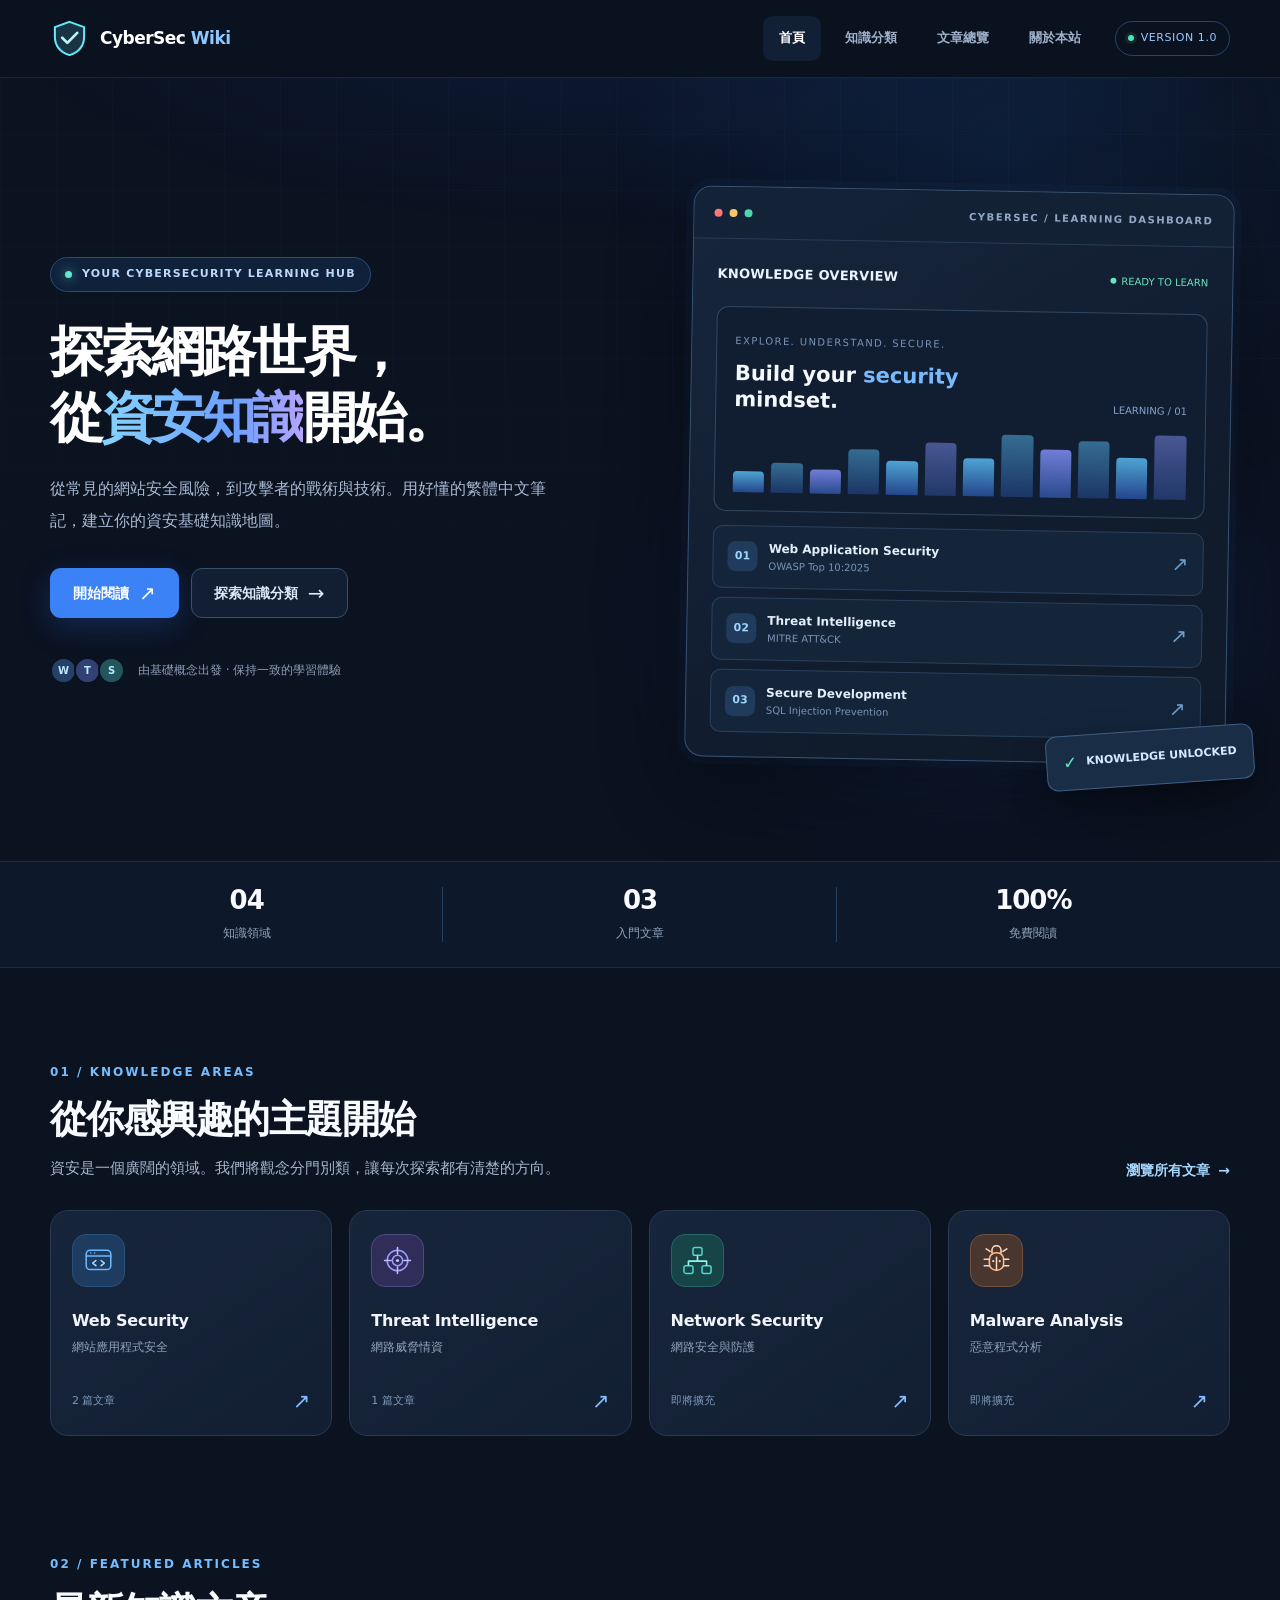
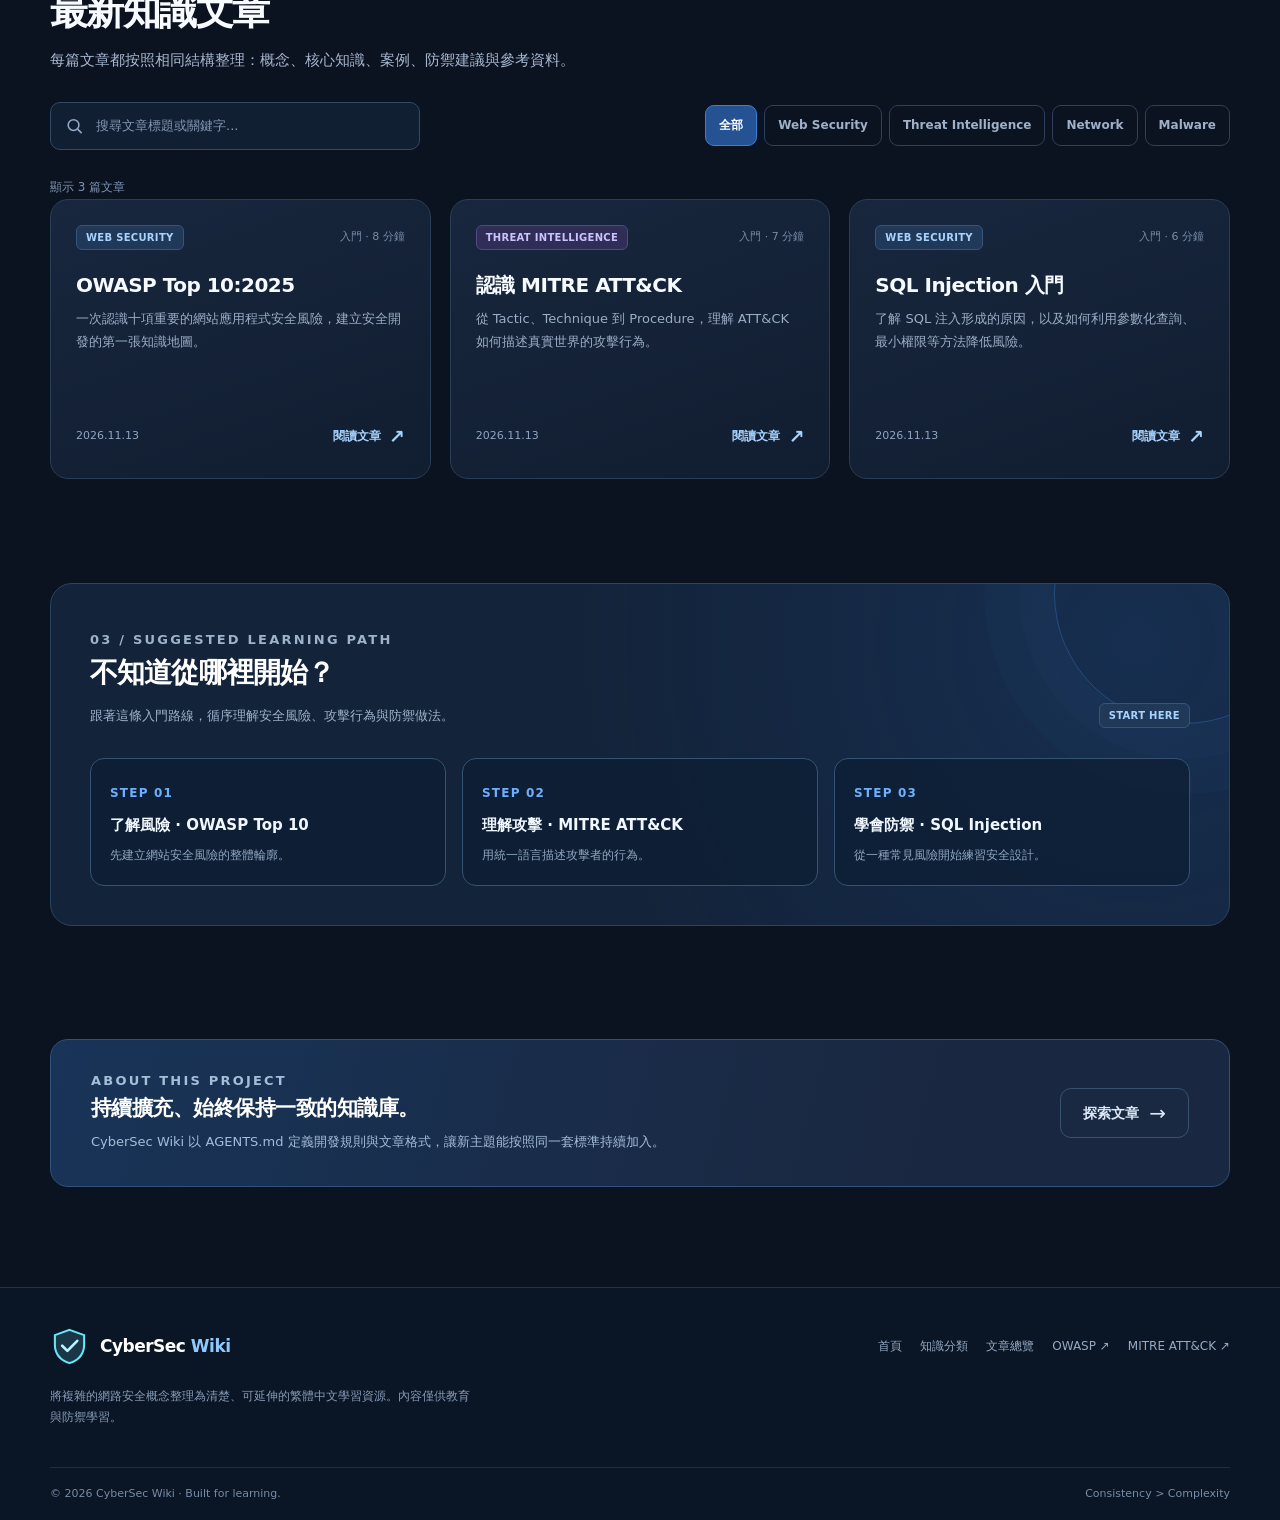
<file: index.html>
<!doctype html>
<html lang="zh-Hant">
<head>
  <meta charset="UTF-8">
  <meta name="viewport" content="width=device-width, initial-scale=1">
  <meta name="theme-color" content="#0B1220">
  <meta name="description" content="CyberSec Wiki 是一個繁體中文資安知識庫，從 OWASP Top 10、MITRE ATT&CK 到 SQL Injection，清楚掌握網路安全基礎。">
  <title>CyberSec Wiki｜讓資安知識更容易理解</title>
  <link rel="icon" href="assets/images/logo-shield.svg" type="image/svg+xml">
  <link rel="stylesheet" href="css/style.css">
  <script defer src="js/main.js"></script>
</head>
<body>
  <a class="skip-link" href="#main-content">跳到主要內容</a>
  <header class="site-header">
    <div class="container header-inner">
      <a class="brand" href="index.html" aria-label="CyberSec Wiki 首頁">
        <img src="assets/images/logo-shield.svg" alt="" width="39" height="39">
        <span>CyberSec <span>Wiki</span></span>
      </a>
      <nav class="main-nav" aria-label="主要導覽">
        <a href="#home" aria-current="page">首頁</a>
        <a href="#categories">知識分類</a>
        <a href="#topics">文章總覽</a>
        <a href="#about">關於本站</a>
        <span class="nav-tag" aria-label="網站版本 1.0">VERSION 1.0</span>
      </nav>
    </div>
  </header>

  <main id="main-content">
    <section class="hero" id="home" aria-labelledby="hero-title">
      <div class="container hero-inner">
        <div class="hero-copy">
          <div class="hero-badge"><span aria-hidden="true"></span> YOUR CYBERSECURITY LEARNING HUB</div>
          <h1 id="hero-title">探索網路世界，<br>從<span class="gradient-text">資安知識</span>開始。</h1>
          <p class="hero-lead">從常見的網站安全風險，到攻擊者的戰術與技術。用好懂的繁體中文筆記，建立你的資安基礎知識地圖。</p>
          <div class="hero-actions">
            <a class="button button-primary" href="#topics">開始閱讀 <span class="arrow" aria-hidden="true">↗</span></a>
            <a class="button button-outline" href="#categories">探索知識分類 <span class="arrow" aria-hidden="true">→</span></a>
          </div>
          <div class="hero-proof"><div class="avatars" aria-hidden="true"><span>W</span><span>T</span><span>S</span></div><span>由基礎概念出發 · 保持一致的學習體驗</span></div>
        </div>
        <div class="hero-visual" aria-label="CyberSec Wiki 學習路徑視覺示意">
          <div class="console">
            <div class="console-top"><div class="console-dots" aria-hidden="true"><span></span><span></span><span></span></div><span class="console-title">CYBERSEC / LEARNING DASHBOARD</span></div>
            <div class="console-body">
              <div class="console-topline"><strong>KNOWLEDGE OVERVIEW</strong><span class="console-live">READY TO LEARN</span></div>
              <div class="console-panel">
                <span class="console-kicker">Explore. Understand. Secure.</span>
                <div class="console-heading"><strong>Build your <span>security</span><br>mindset.</strong><small>LEARNING / 01</small></div>
                <div class="console-bars" aria-hidden="true">
                  <span style="--bar-height:32%"></span><span style="--bar-height:46%"></span><span style="--bar-height:37%"></span><span style="--bar-height:69%"></span><span style="--bar-height:52%"></span><span style="--bar-height:82%"></span><span style="--bar-height:58%"></span><span style="--bar-height:96%"></span><span style="--bar-height:75%"></span><span style="--bar-height:89%"></span><span style="--bar-height:64%"></span><span style="--bar-height:100%"></span>
                </div>
              </div>
              <div class="console-row"><div class="console-row-label"><span class="console-step">01</span><div><strong>Web Application Security</strong><small>OWASP Top 10:2025</small></div></div><span class="round-arrow" aria-hidden="true">↗</span></div>
              <div class="console-row"><div class="console-row-label"><span class="console-step">02</span><div><strong>Threat Intelligence</strong><small>MITRE ATT&CK</small></div></div><span class="round-arrow" aria-hidden="true">↗</span></div>
              <div class="console-row"><div class="console-row-label"><span class="console-step">03</span><div><strong>Secure Development</strong><small>SQL Injection Prevention</small></div></div><span class="round-arrow" aria-hidden="true">↗</span></div>
            </div>
          </div>
          <div class="visual-float"><span aria-hidden="true">✓</span> KNOWLEDGE UNLOCKED</div>
        </div>
      </div>
    </section>

    <section class="stats-band" aria-label="網站內容概況">
      <div class="container stats-grid"><div class="stat"><strong>04</strong><span>知識領域</span></div><div class="stat"><strong>03</strong><span>入門文章</span></div><div class="stat"><strong>100%</strong><span>免費閱讀</span></div></div>
    </section>

    <section class="section" id="categories" aria-labelledby="categories-title">
      <div class="container">
        <div class="section-heading"><div><p class="eyebrow">01 / KNOWLEDGE AREAS</p><h2 id="categories-title" class="section-title">從你感興趣的主題開始</h2><p class="section-description">資安是一個廣闊的領域。我們將觀念分門別類，讓每次探索都有清楚的方向。</p></div><a class="text-link" href="#topics">瀏覽所有文章 <span class="arrow" aria-hidden="true">→</span></a></div>
        <div class="category-grid">
          <a class="category-card" data-kind="web" data-category-link="web" href="#topics"><span class="category-icon"><img src="assets/images/icon-web.svg" alt="" width="31" height="31"></span><h3>Web Security</h3><p>網站應用程式安全</p><div class="category-bottom"><span>2 篇文章</span><span class="round-arrow" aria-hidden="true">↗</span></div></a>
          <a class="category-card" data-kind="intel" data-category-link="intel" href="#topics"><span class="category-icon"><img src="assets/images/icon-intel.svg" alt="" width="31" height="31"></span><h3>Threat Intelligence</h3><p>網路威脅情資</p><div class="category-bottom"><span>1 篇文章</span><span class="round-arrow" aria-hidden="true">↗</span></div></a>
          <a class="category-card" data-kind="network" data-category-link="network" href="#topics"><span class="category-icon"><img src="assets/images/icon-network.svg" alt="" width="31" height="31"></span><h3>Network Security</h3><p>網路安全與防護</p><div class="category-bottom"><span>即將擴充</span><span class="round-arrow" aria-hidden="true">↗</span></div></a>
          <a class="category-card" data-kind="malware" data-category-link="malware" href="#topics"><span class="category-icon"><img src="assets/images/icon-malware.svg" alt="" width="31" height="31"></span><h3>Malware Analysis</h3><p>惡意程式分析</p><div class="category-bottom"><span>即將擴充</span><span class="round-arrow" aria-hidden="true">↗</span></div></a>
        </div>
      </div>
    </section>

    <section class="section topics-section" id="topics" aria-labelledby="topics-title">
      <div class="container">
        <div class="section-heading"><div><p class="eyebrow">02 / FEATURED ARTICLES</p><h2 id="topics-title" class="section-title">最新知識文章</h2><p class="section-description">每篇文章都按照相同結構整理：概念、核心知識、案例、防禦建議與參考資料。</p></div></div>
        <div class="topics-toolbar js-only">
          <label class="search-field" for="topic-search">
            <svg viewBox="0 0 24 24" aria-hidden="true"><circle cx="10.8" cy="10.8" r="6.8"></circle><path d="m16 16 5 5"></path></svg>
            <input type="search" id="topic-search" placeholder="搜尋文章標題或關鍵字..." autocomplete="off" aria-label="搜尋知識文章">
          </label>
          <div class="filter-chips" role="group" aria-label="依主題分類篩選">
            <button type="button" class="filter-chip is-active" data-category-filter="all" aria-pressed="true">全部</button>
            <button type="button" class="filter-chip" data-category-filter="web" aria-pressed="false">Web Security</button>
            <button type="button" class="filter-chip" data-category-filter="intel" aria-pressed="false">Threat Intelligence</button>
            <button type="button" class="filter-chip" data-category-filter="network" aria-pressed="false">Network</button>
            <button type="button" class="filter-chip" data-category-filter="malware" aria-pressed="false">Malware</button>
          </div>
        </div>
        <p class="topic-result-summary js-only" id="result-count" aria-live="polite">顯示 3 篇文章</p>
        <div class="topic-grid" id="topic-list">
          <a class="topic-card" data-topic-card data-category="web" data-search="owasp top 10 2025 web security 網站安全 風險 broken access control injection 供應鏈" href="topics/owasp-top10.html">
            <div class="topic-meta"><span class="topic-badge">WEB SECURITY</span><span class="topic-mini">入門 · 8 分鐘</span></div>
            <h3>OWASP Top 10:2025</h3><p>一次認識十項重要的網站應用程式安全風險，建立安全開發的第一張知識地圖。</p><div class="topic-card-bottom"><span>2026.11.13</span><span class="read-more">閱讀文章 <span aria-hidden="true">↗</span></span></div>
          </a>
          <a class="topic-card" data-topic-card data-category="intel" data-search="mitre attack att&ck threat intelligence cti ttp tactics techniques 戰術 技術 威脅情資" href="topics/mitre-attack.html">
            <div class="topic-meta"><span class="topic-badge intel">THREAT INTELLIGENCE</span><span class="topic-mini">入門 · 7 分鐘</span></div>
            <h3>認識 MITRE ATT&CK</h3><p>從 Tactic、Technique 到 Procedure，理解 ATT&CK 如何描述真實世界的攻擊行為。</p><div class="topic-card-bottom"><span>2026.11.13</span><span class="read-more">閱讀文章 <span aria-hidden="true">↗</span></span></div>
          </a>
          <a class="topic-card" data-topic-card data-category="web" data-search="sql injection sqli parameterized query prepared statements 資料庫 注入 防禦 web security" href="topics/sql-injection.html">
            <div class="topic-meta"><span class="topic-badge">WEB SECURITY</span><span class="topic-mini">入門 · 6 分鐘</span></div>
            <h3>SQL Injection 入門</h3><p>了解 SQL 注入形成的原因，以及如何利用參數化查詢、最小權限等方法降低風險。</p><div class="topic-card-bottom"><span>2026.11.13</span><span class="read-more">閱讀文章 <span aria-hidden="true">↗</span></span></div>
          </a>
        </div>
        <div class="empty-state js-only" id="empty-state" hidden><h3>目前沒有符合條件的文章</h3><p>試試其他關鍵字，或選擇不同的知識分類。</p><button id="reset-filters" type="button">清除篩選</button></div>
      </div>
    </section>

    <section class="section path-section" id="learning-path" aria-labelledby="path-title">
      <div class="container"><div class="path-panel">
        <div class="path-head"><div><p class="eyebrow">03 / SUGGESTED LEARNING PATH</p><h2 id="path-title">不知道從哪裡開始？</h2><p>跟著這條入門路線，循序理解安全風險、攻擊行為與防禦做法。</p></div><span class="topic-badge">START HERE</span></div>
        <div class="path-steps">
          <a class="path-step" href="topics/owasp-top10.html"><span class="path-number">STEP 01</span><h3>了解風險 · OWASP Top 10</h3><p>先建立網站安全風險的整體輪廓。</p></a>
          <a class="path-step" href="topics/mitre-attack.html"><span class="path-number">STEP 02</span><h3>理解攻擊 · MITRE ATT&CK</h3><p>用統一語言描述攻擊者的行為。</p></a>
          <a class="path-step" href="topics/sql-injection.html"><span class="path-number">STEP 03</span><h3>學會防禦 · SQL Injection</h3><p>從一種常見風險開始練習安全設計。</p></a>
        </div>
      </div></div>
    </section>

    <section class="bottom-cta" id="about" aria-labelledby="about-title">
      <div class="container"><div class="cta-inner"><div><p class="eyebrow">ABOUT THIS PROJECT</p><h2 id="about-title">持續擴充、始終保持一致的知識庫。</h2><p>CyberSec Wiki 以 AGENTS.md 定義開發規則與文章格式，讓新主題能按照同一套標準持續加入。</p></div><a class="button button-outline" href="#topics">探索文章 <span class="arrow" aria-hidden="true">→</span></a></div></div>
    </section>
  </main>
  <footer class="site-footer"><div class="container">
    <div class="footer-main"><div><a class="brand" href="index.html"><img src="assets/images/logo-shield.svg" width="39" height="39" alt=""><span>CyberSec <span>Wiki</span></span></a><p class="footer-description">將複雜的網路安全概念整理為清楚、可延伸的繁體中文學習資源。內容僅供教育與防禦學習。</p></div><nav class="footer-nav" aria-label="頁尾導覽"><a href="#home">首頁</a><a href="#categories">知識分類</a><a href="#topics">文章總覽</a><a href="https://owasp.org/" target="_blank" rel="noopener noreferrer">OWASP ↗</a><a href="https://attack.mitre.org/" target="_blank" rel="noopener noreferrer">MITRE ATT&CK ↗</a></nav></div>
    <div class="footer-bottom"><span>© 2026 CyberSec Wiki · Built for learning.</span><span>Consistency &gt; Complexity</span></div>
  </div></footer>
</body>
</html>
</file>
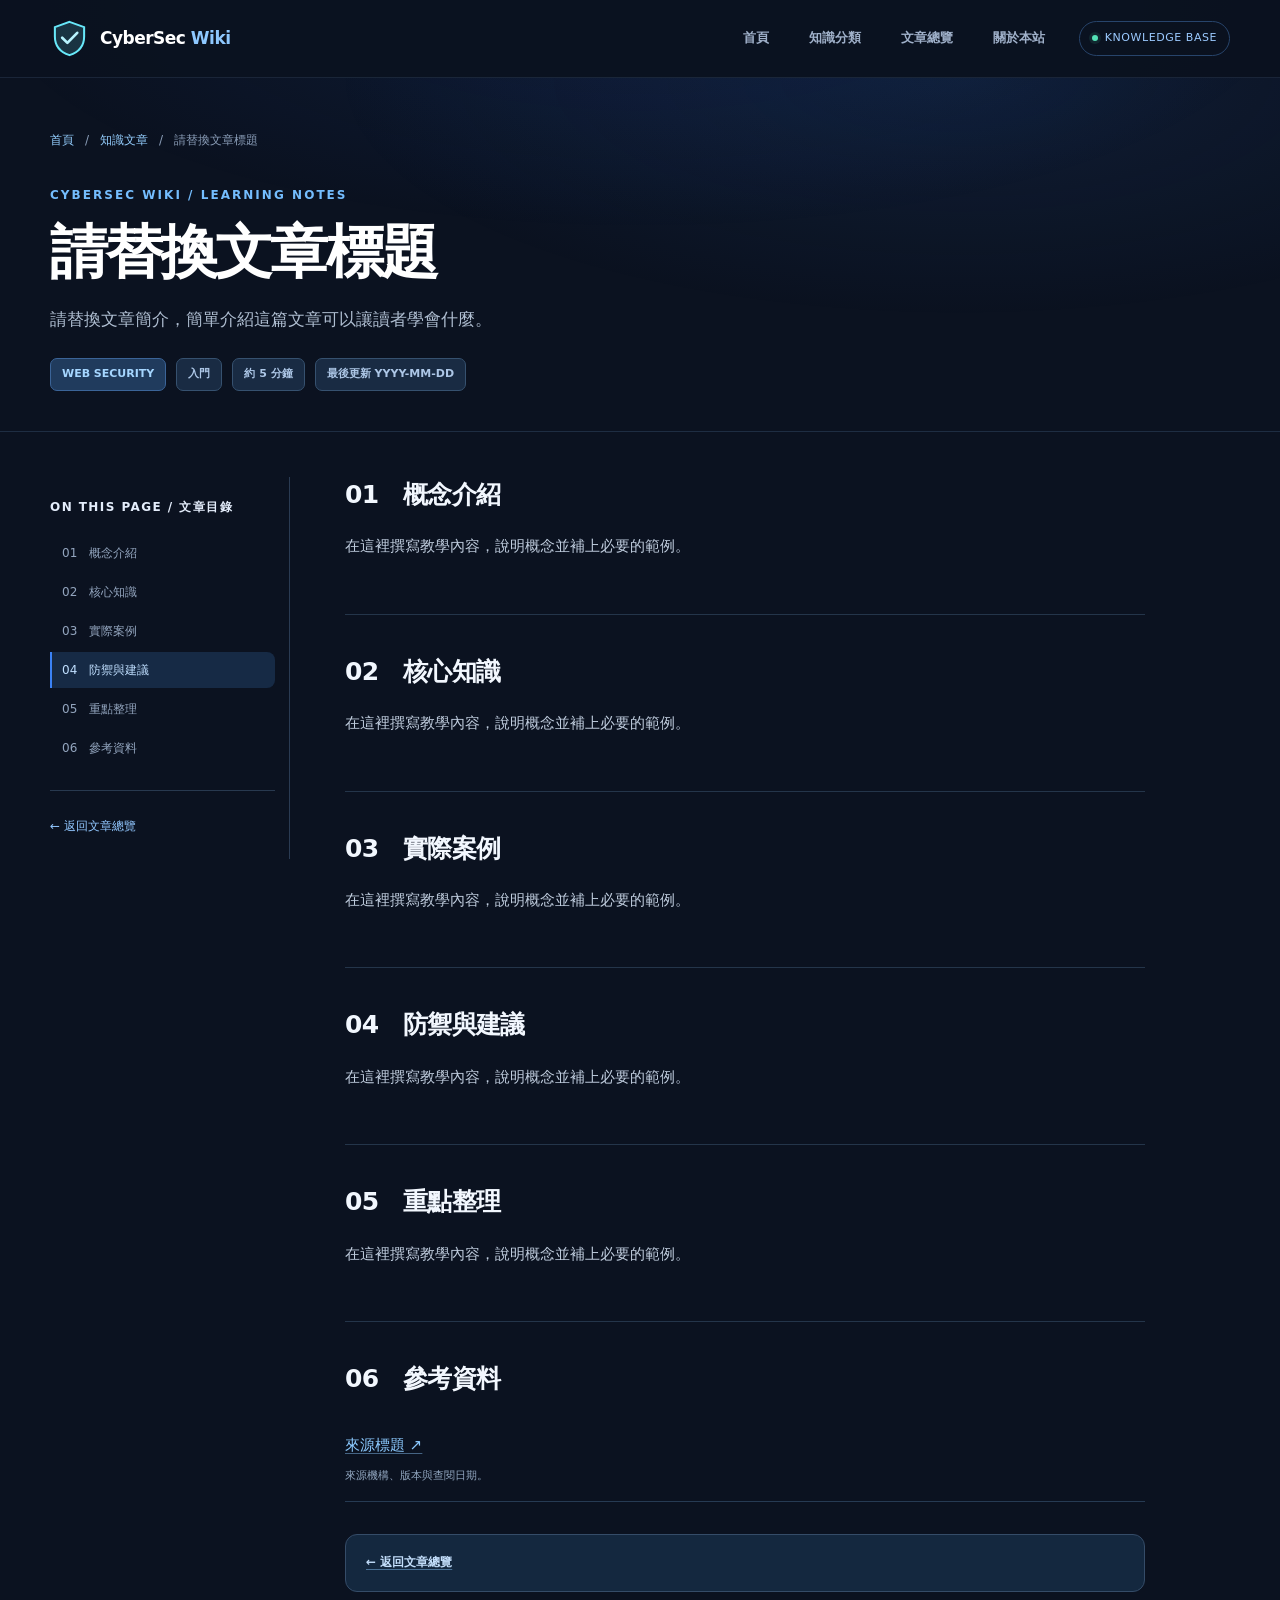
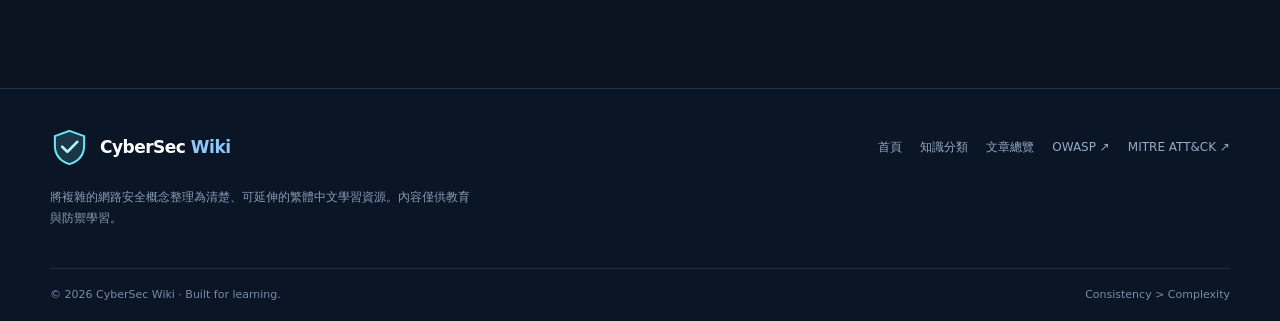
<file: templates/topic-template.html>
<!doctype html>
<!--
  CyberSec Wiki — article template. COPY this file to topics/new-topic.html.
  Replace every placeholder, write original educational content, verify references,
  and update the home page card, data-category and data-search.
  This file is a template, not a published article; do not link to it as a topic.
-->
<html lang="zh-Hant">
<head><meta charset="UTF-8"><meta name="viewport" content="width=device-width, initial-scale=1"><meta name="theme-color" content="#0B1220"><meta name="description" content="請替換為本篇文章的簡介"><title>請替換文章標題｜CyberSec Wiki</title><link rel="icon" href="../assets/images/logo-shield.svg" type="image/svg+xml"><link rel="stylesheet" href="../css/style.css"><script src="../js/main.js" defer></script></head>
<body><a class="skip-link" href="#main-content">跳到主要內容</a>
<header class="site-header"><div class="container header-inner">
<a class="brand" href="../index.html" aria-label="CyberSec Wiki 首頁"><img src="../assets/images/logo-shield.svg" alt="" width="39" height="39"><span>CyberSec <span>Wiki</span></span></a>
<nav class="main-nav" aria-label="主要導覽"><a href="../index.html">首頁</a><a href="../index.html#categories">知識分類</a><a href="../index.html#topics">文章總覽</a><a href="../index.html#about">關於本站</a><span class="nav-tag">KNOWLEDGE BASE</span></nav>
</div></header>
<main id="main-content"><section class="article-hero"><div class="container"><nav class="breadcrumbs" aria-label="麵包屑導覽"><a href="../index.html">首頁</a><span aria-hidden="true">/</span><a href="../index.html#topics">知識文章</a><span aria-hidden="true">/</span><span aria-current="page">請替換文章標題</span></nav><div class="article-header"><p class="eyebrow">CYBERSEC WIKI / LEARNING NOTES</p><h1>請替換文章標題</h1><p class="article-deck">請替換文章簡介，簡單介紹這篇文章可以讓讀者學會什麼。</p><div class="article-tags"><span class="tag accent">WEB SECURITY</span><span class="tag">入門</span><span class="tag">約 5 分鐘</span><span class="tag">最後更新 YYYY-MM-DD</span></div></div></div></section>
<div class="article-main"><div class="container article-layout"><aside class="article-toc" aria-label="文章目錄"><h2>ON THIS PAGE / 文章目錄</h2><nav aria-label="文章章節"><ol class="toc-list"><li><a href="#introduction">01　概念介紹</a></li><li><a href="#core-concepts">02　核心知識</a></li><li><a href="#examples">03　實際案例</a></li><li><a href="#defense">04　防禦與建議</a></li><li><a href="#summary">05　重點整理</a></li><li><a href="#references">06　參考資料</a></li></ol></nav><div class="toc-end"><a href="../index.html#topics">← 返回文章總覽</a></div></aside><article class="article-content">
<section id="introduction" aria-labelledby="heading-introduction"><h2 id="heading-introduction">01　概念介紹</h2><p>在這裡撰寫教學內容，說明概念並補上必要的範例。</p></section><section id="core-concepts" aria-labelledby="heading-core-concepts"><h2 id="heading-core-concepts">02　核心知識</h2><p>在這裡撰寫教學內容，說明概念並補上必要的範例。</p></section><section id="examples" aria-labelledby="heading-examples"><h2 id="heading-examples">03　實際案例</h2><p>在這裡撰寫教學內容，說明概念並補上必要的範例。</p></section><section id="defense" aria-labelledby="heading-defense"><h2 id="heading-defense">04　防禦與建議</h2><p>在這裡撰寫教學內容，說明概念並補上必要的範例。</p></section><section id="summary" aria-labelledby="heading-summary"><h2 id="heading-summary">05　重點整理</h2><p>在這裡撰寫教學內容，說明概念並補上必要的範例。</p></section><section id="references" aria-labelledby="heading-references"><h2 id="heading-references">06　參考資料</h2><ol class="reference-list"><li><a href="https://owasp.org/" target="_blank" rel="noopener noreferrer">來源標題 ↗</a><small>來源機構、版本與查閱日期。</small></li></ol></section>
<nav class="article-pagination" aria-label="文章切換"><a href="../index.html#topics">← 返回文章總覽</a></nav>
</article></div></div>
</main><footer class="site-footer"><div class="container"><div class="footer-main"><div><a class="brand" href="../index.html"><img src="../assets/images/logo-shield.svg" width="39" height="39" alt=""><span>CyberSec <span>Wiki</span></span></a><p class="footer-description">將複雜的網路安全概念整理為清楚、可延伸的繁體中文學習資源。內容僅供教育與防禦學習。</p></div><nav class="footer-nav" aria-label="頁尾導覽"><a href="../index.html">首頁</a><a href="../index.html#categories">知識分類</a><a href="../index.html#topics">文章總覽</a><a href="https://owasp.org/" target="_blank" rel="noopener noreferrer">OWASP ↗</a><a href="https://attack.mitre.org/" target="_blank" rel="noopener noreferrer">MITRE ATT&CK ↗</a></nav></div><div class="footer-bottom"><span>© 2026 CyberSec Wiki · Built for learning.</span><span>Consistency &gt; Complexity</span></div></div></footer>
</body></html>
</file>
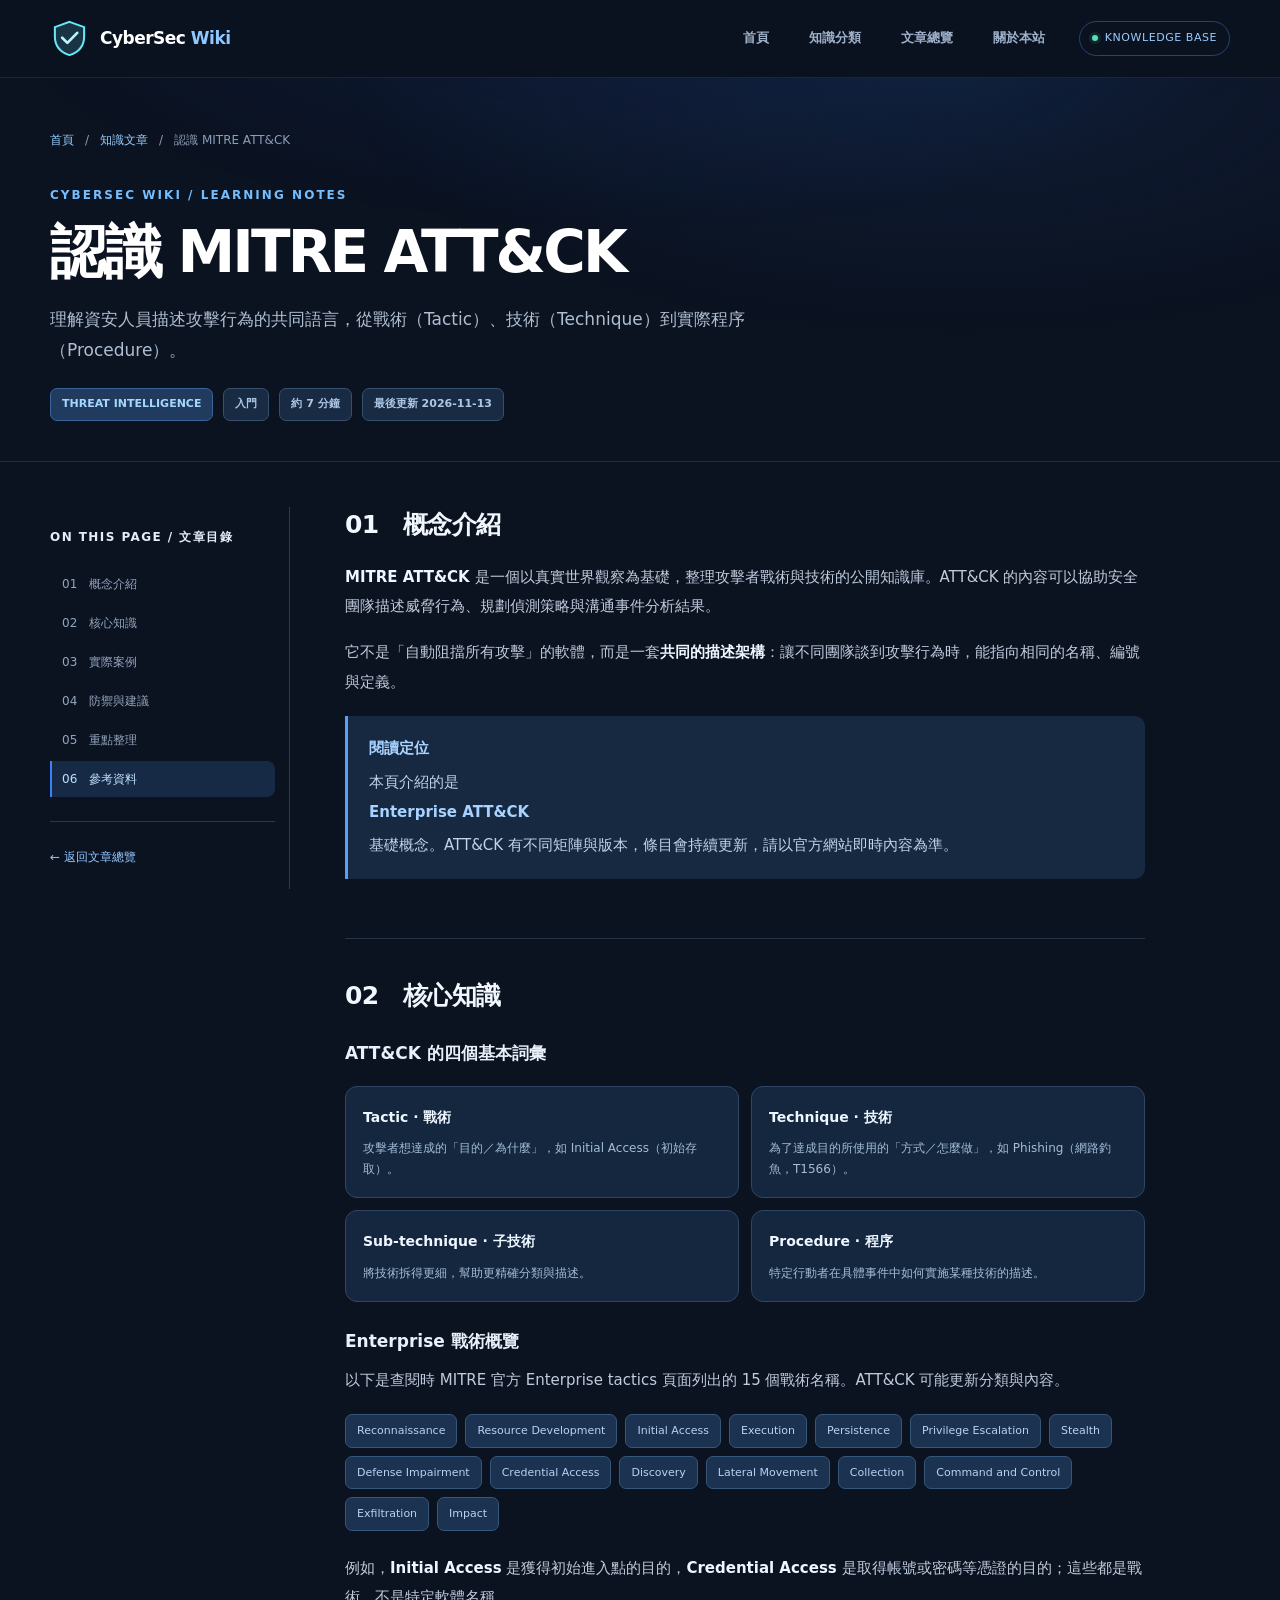
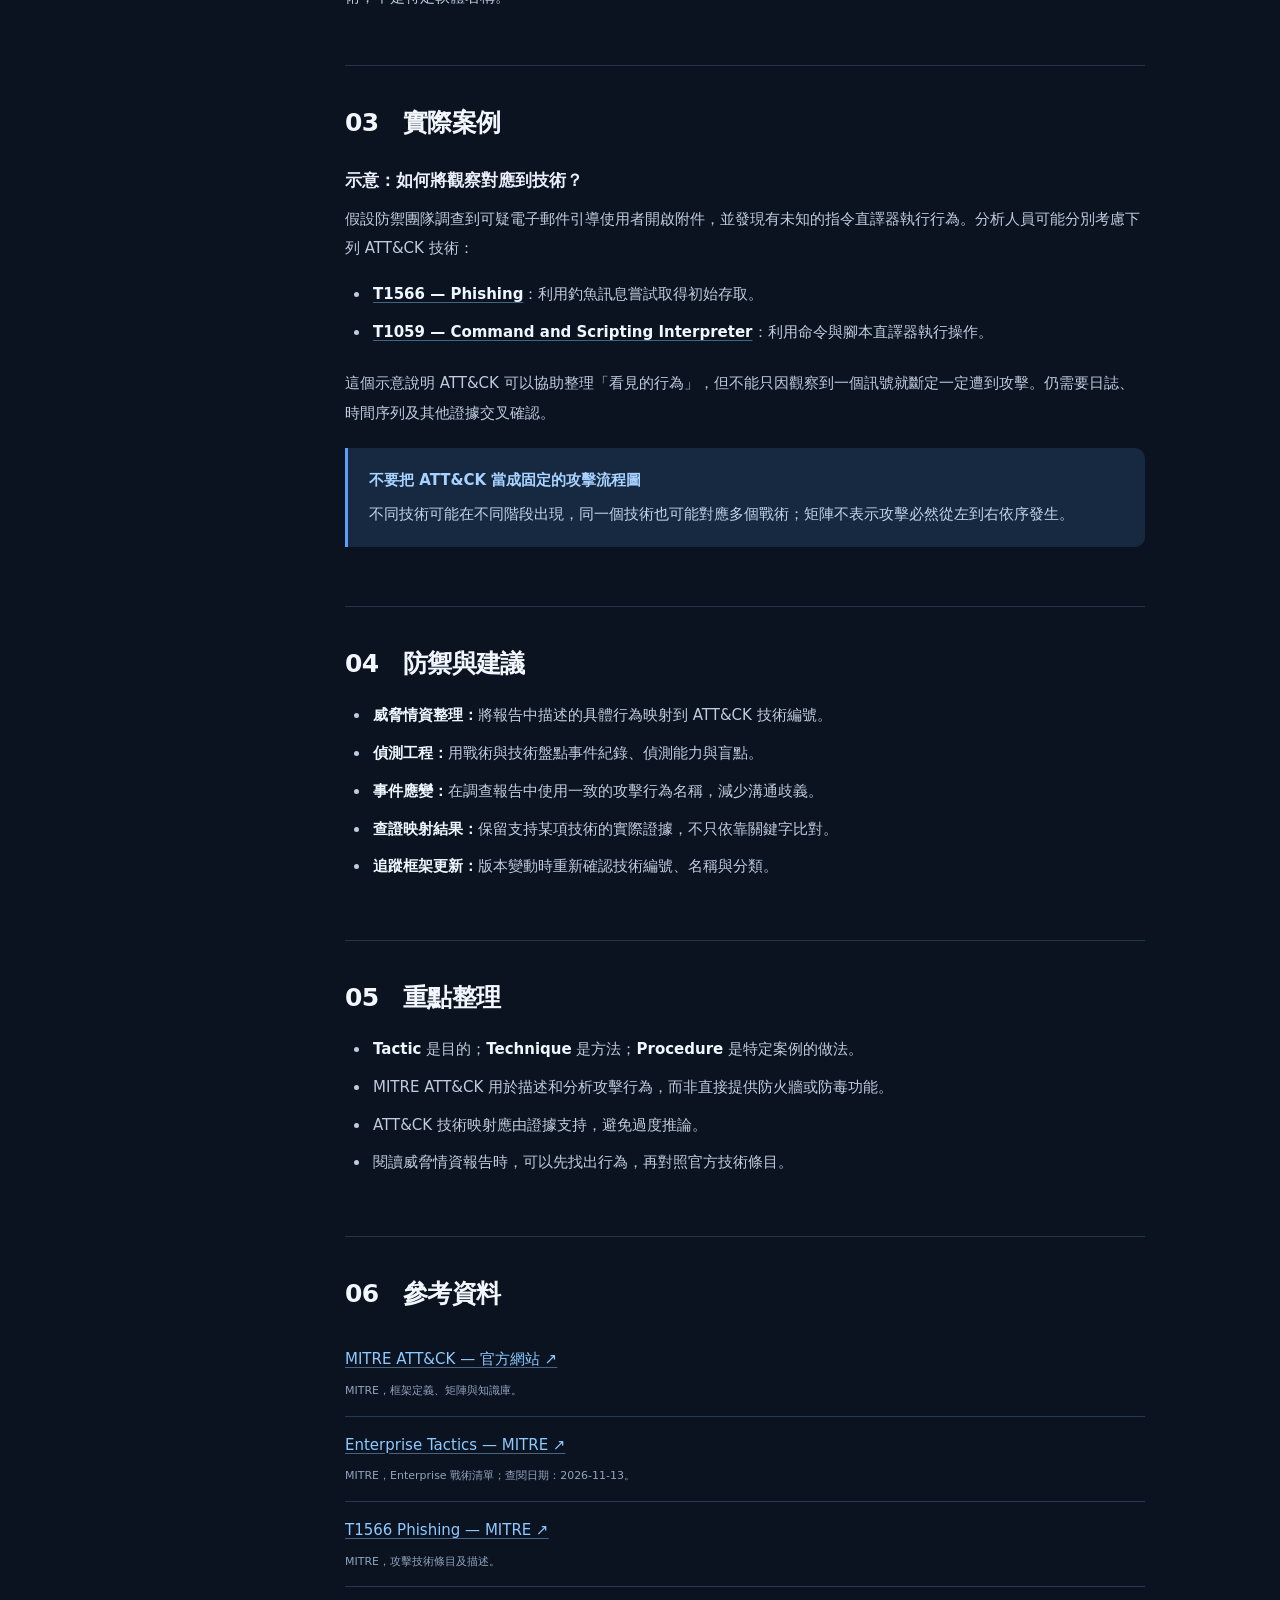
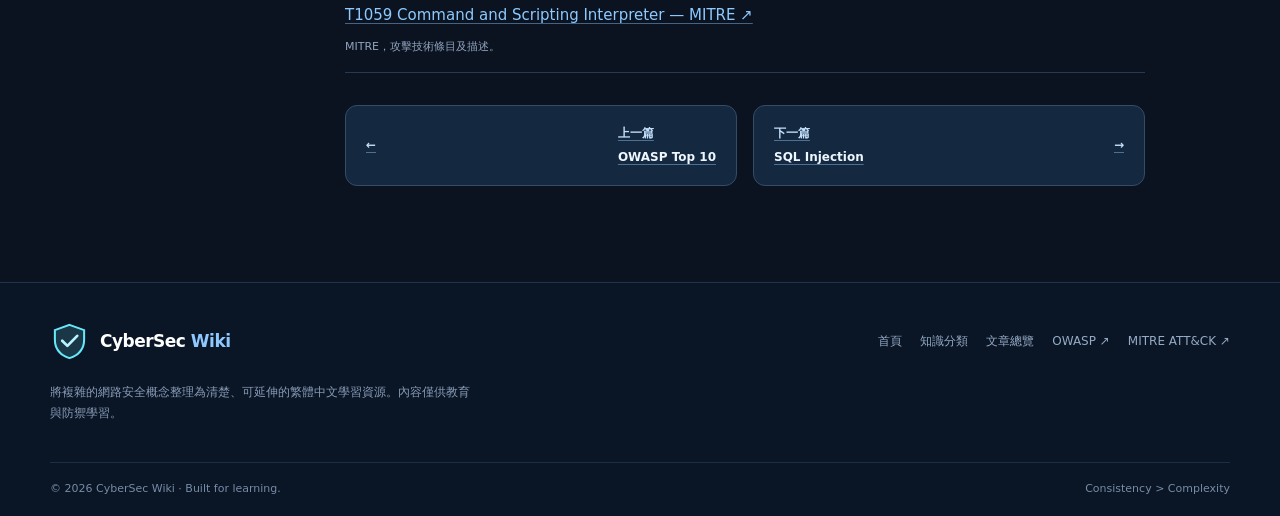
<file: topics/mitre-attack.html>
<!doctype html>
<html lang="zh-Hant">
<head><meta charset="UTF-8"><meta name="viewport" content="width=device-width, initial-scale=1"><meta name="theme-color" content="#0B1220"><meta name="description" content="理解資安人員描述攻擊行為的共同語言，從戰術（Tactic）、技術（Technique）到實際程序（Procedure）。"><title>認識 MITRE ATT&amp;CK｜CyberSec Wiki</title><link rel="icon" href="../assets/images/logo-shield.svg" type="image/svg+xml"><link rel="stylesheet" href="../css/style.css"><script src="../js/main.js" defer></script></head>
<body><a class="skip-link" href="#main-content">跳到主要內容</a>
<header class="site-header"><div class="container header-inner">
<a class="brand" href="../index.html" aria-label="CyberSec Wiki 首頁"><img src="../assets/images/logo-shield.svg" alt="" width="39" height="39"><span>CyberSec <span>Wiki</span></span></a>
<nav class="main-nav" aria-label="主要導覽"><a href="../index.html">首頁</a><a href="../index.html#categories">知識分類</a><a href="../index.html#topics">文章總覽</a><a href="../index.html#about">關於本站</a><span class="nav-tag">KNOWLEDGE BASE</span></nav>
</div></header>
<main id="main-content">
<section class="article-hero"><div class="container"><nav class="breadcrumbs" aria-label="麵包屑導覽"><a href="../index.html">首頁</a><span aria-hidden="true">/</span><a href="../index.html#topics">知識文章</a><span aria-hidden="true">/</span><span aria-current="page">認識 MITRE ATT&amp;CK</span></nav><div class="article-header"><p class="eyebrow">CYBERSEC WIKI / LEARNING NOTES</p><h1>認識 MITRE ATT&amp;CK</h1><p class="article-deck">理解資安人員描述攻擊行為的共同語言，從戰術（Tactic）、技術（Technique）到實際程序（Procedure）。</p><div class="article-tags"><span class="tag accent">THREAT INTELLIGENCE</span><span class="tag">入門</span><span class="tag">約 7 分鐘</span><span class="tag">最後更新 2026-11-13</span></div></div></div></section>
<div class="article-main"><div class="container article-layout"><aside class="article-toc" aria-label="文章目錄"><h2>ON THIS PAGE / 文章目錄</h2><nav aria-label="文章章節"><ol class="toc-list"><li><a href="#introduction">01　概念介紹</a></li>
<li><a href="#core-concepts">02　核心知識</a></li>
<li><a href="#examples">03　實際案例</a></li>
<li><a href="#defense">04　防禦與建議</a></li>
<li><a href="#summary">05　重點整理</a></li>
<li><a href="#references">06　參考資料</a></li></ol></nav><div class="toc-end"><a href="../index.html#topics">← 返回文章總覽</a></div></aside><article class="article-content">
<section id="introduction" aria-labelledby="heading-introduction"><h2 id="heading-introduction">01　概念介紹</h2>
<p><strong>MITRE ATT&CK</strong> 是一個以真實世界觀察為基礎，整理攻擊者戰術與技術的公開知識庫。ATT&CK 的內容可以協助安全團隊描述威脅行為、規劃偵測策略與溝通事件分析結果。</p><p>它不是「自動阻擋所有攻擊」的軟體，而是一套<strong>共同的描述架構</strong>：讓不同團隊談到攻擊行為時，能指向相同的名稱、編號與定義。</p><div class="info-box"><strong>閱讀定位</strong>本頁介紹的是 <strong>Enterprise ATT&CK</strong> 基礎概念。ATT&CK 有不同矩陣與版本，條目會持續更新，請以官方網站即時內容為準。</div>
</section>
<section id="core-concepts" aria-labelledby="heading-core-concepts"><h2 id="heading-core-concepts">02　核心知識</h2>
<h3>ATT&CK 的四個基本詞彙</h3><div class="glossary-grid"><div class="glossary-item"><strong>Tactic · 戰術</strong><p>攻擊者想達成的「目的／為什麼」，如 Initial Access（初始存取）。</p></div><div class="glossary-item"><strong>Technique · 技術</strong><p>為了達成目的所使用的「方式／怎麼做」，如 Phishing（網路釣魚，T1566）。</p></div><div class="glossary-item"><strong>Sub-technique · 子技術</strong><p>將技術拆得更細，幫助更精確分類與描述。</p></div><div class="glossary-item"><strong>Procedure · 程序</strong><p>特定行動者在具體事件中如何實施某種技術的描述。</p></div></div><h3>Enterprise 戰術概覽</h3><p>以下是查閱時 MITRE 官方 Enterprise tactics 頁面列出的 15 個戰術名稱。ATT&CK 可能更新分類與內容。</p><div class="tactic-list"><span>Reconnaissance</span><span>Resource Development</span><span>Initial Access</span><span>Execution</span><span>Persistence</span><span>Privilege Escalation</span><span>Stealth</span><span>Defense Impairment</span><span>Credential Access</span><span>Discovery</span><span>Lateral Movement</span><span>Collection</span><span>Command and Control</span><span>Exfiltration</span><span>Impact</span></div><p>例如，<strong>Initial Access</strong> 是獲得初始進入點的目的，<strong>Credential Access</strong> 是取得帳號或密碼等憑證的目的；這些都是戰術，不是特定軟體名稱。</p>
</section>
<section id="examples" aria-labelledby="heading-examples"><h2 id="heading-examples">03　實際案例</h2>
<h3>示意：如何將觀察對應到技術？</h3><p>假設防禦團隊調查到可疑電子郵件引導使用者開啟附件，並發現有未知的指令直譯器執行行為。分析人員可能分別考慮下列 ATT&CK 技術：</p><ul><li><a href="https://attack.mitre.org/techniques/T1566/" target="_blank" rel="noopener noreferrer"><strong>T1566 — Phishing</strong></a>：利用釣魚訊息嘗試取得初始存取。</li><li><a href="https://attack.mitre.org/techniques/T1059/" target="_blank" rel="noopener noreferrer"><strong>T1059 — Command and Scripting Interpreter</strong></a>：利用命令與腳本直譯器執行操作。</li></ul><p>這個示意說明 ATT&CK 可以協助整理「看見的行為」，但不能只因觀察到一個訊號就斷定一定遭到攻擊。仍需要日誌、時間序列及其他證據交叉確認。</p><div class="info-box"><strong>不要把 ATT&CK 當成固定的攻擊流程圖</strong>不同技術可能在不同階段出現，同一個技術也可能對應多個戰術；矩陣不表示攻擊必然從左到右依序發生。</div>
</section>
<section id="defense" aria-labelledby="heading-defense"><h2 id="heading-defense">04　防禦與建議</h2>
<ul><li><strong>威脅情資整理：</strong>將報告中描述的具體行為映射到 ATT&CK 技術編號。</li><li><strong>偵測工程：</strong>用戰術與技術盤點事件紀錄、偵測能力與盲點。</li><li><strong>事件應變：</strong>在調查報告中使用一致的攻擊行為名稱，減少溝通歧義。</li><li><strong>查證映射結果：</strong>保留支持某項技術的實際證據，不只依靠關鍵字比對。</li><li><strong>追蹤框架更新：</strong>版本變動時重新確認技術編號、名稱與分類。</li></ul>
</section>
<section id="summary" aria-labelledby="heading-summary"><h2 id="heading-summary">05　重點整理</h2>
<ul><li><strong>Tactic</strong> 是目的；<strong>Technique</strong> 是方法；<strong>Procedure</strong> 是特定案例的做法。</li><li>MITRE ATT&CK 用於描述和分析攻擊行為，而非直接提供防火牆或防毒功能。</li><li>ATT&CK 技術映射應由證據支持，避免過度推論。</li><li>閱讀威脅情資報告時，可以先找出行為，再對照官方技術條目。</li></ul>
</section>
<section id="references" aria-labelledby="heading-references"><h2 id="heading-references">06　參考資料</h2>
<ol class="reference-list"><li><a href="https://attack.mitre.org/" target="_blank" rel="noopener noreferrer">MITRE ATT&CK — 官方網站 ↗</a><small>MITRE，框架定義、矩陣與知識庫。</small></li><li><a href="https://attack.mitre.org/tactics/enterprise/" target="_blank" rel="noopener noreferrer">Enterprise Tactics — MITRE ↗</a><small>MITRE，Enterprise 戰術清單；查閱日期：2026-11-13。</small></li><li><a href="https://attack.mitre.org/techniques/T1566/" target="_blank" rel="noopener noreferrer">T1566 Phishing — MITRE ↗</a><small>MITRE，攻擊技術條目及描述。</small></li><li><a href="https://attack.mitre.org/techniques/T1059/" target="_blank" rel="noopener noreferrer">T1059 Command and Scripting Interpreter — MITRE ↗</a><small>MITRE，攻擊技術條目及描述。</small></li></ol>
</section>
<nav class="article-pagination" aria-label="文章切換"><a href="owasp-top10.html"><span aria-hidden="true">←</span><span>上一篇<br><strong>OWASP Top 10</strong></span></a><a href="sql-injection.html"><span>下一篇<br><strong>SQL Injection</strong></span><span aria-hidden="true">→</span></a></nav>
</article></div></div>
</main><footer class="site-footer"><div class="container"><div class="footer-main"><div><a class="brand" href="../index.html"><img src="../assets/images/logo-shield.svg" width="39" height="39" alt=""><span>CyberSec <span>Wiki</span></span></a><p class="footer-description">將複雜的網路安全概念整理為清楚、可延伸的繁體中文學習資源。內容僅供教育與防禦學習。</p></div><nav class="footer-nav" aria-label="頁尾導覽"><a href="../index.html">首頁</a><a href="../index.html#categories">知識分類</a><a href="../index.html#topics">文章總覽</a><a href="https://owasp.org/" target="_blank" rel="noopener noreferrer">OWASP ↗</a><a href="https://attack.mitre.org/" target="_blank" rel="noopener noreferrer">MITRE ATT&CK ↗</a></nav></div><div class="footer-bottom"><span>© 2026 CyberSec Wiki · Built for learning.</span><span>Consistency &gt; Complexity</span></div></div></footer>
</body></html>
</file>
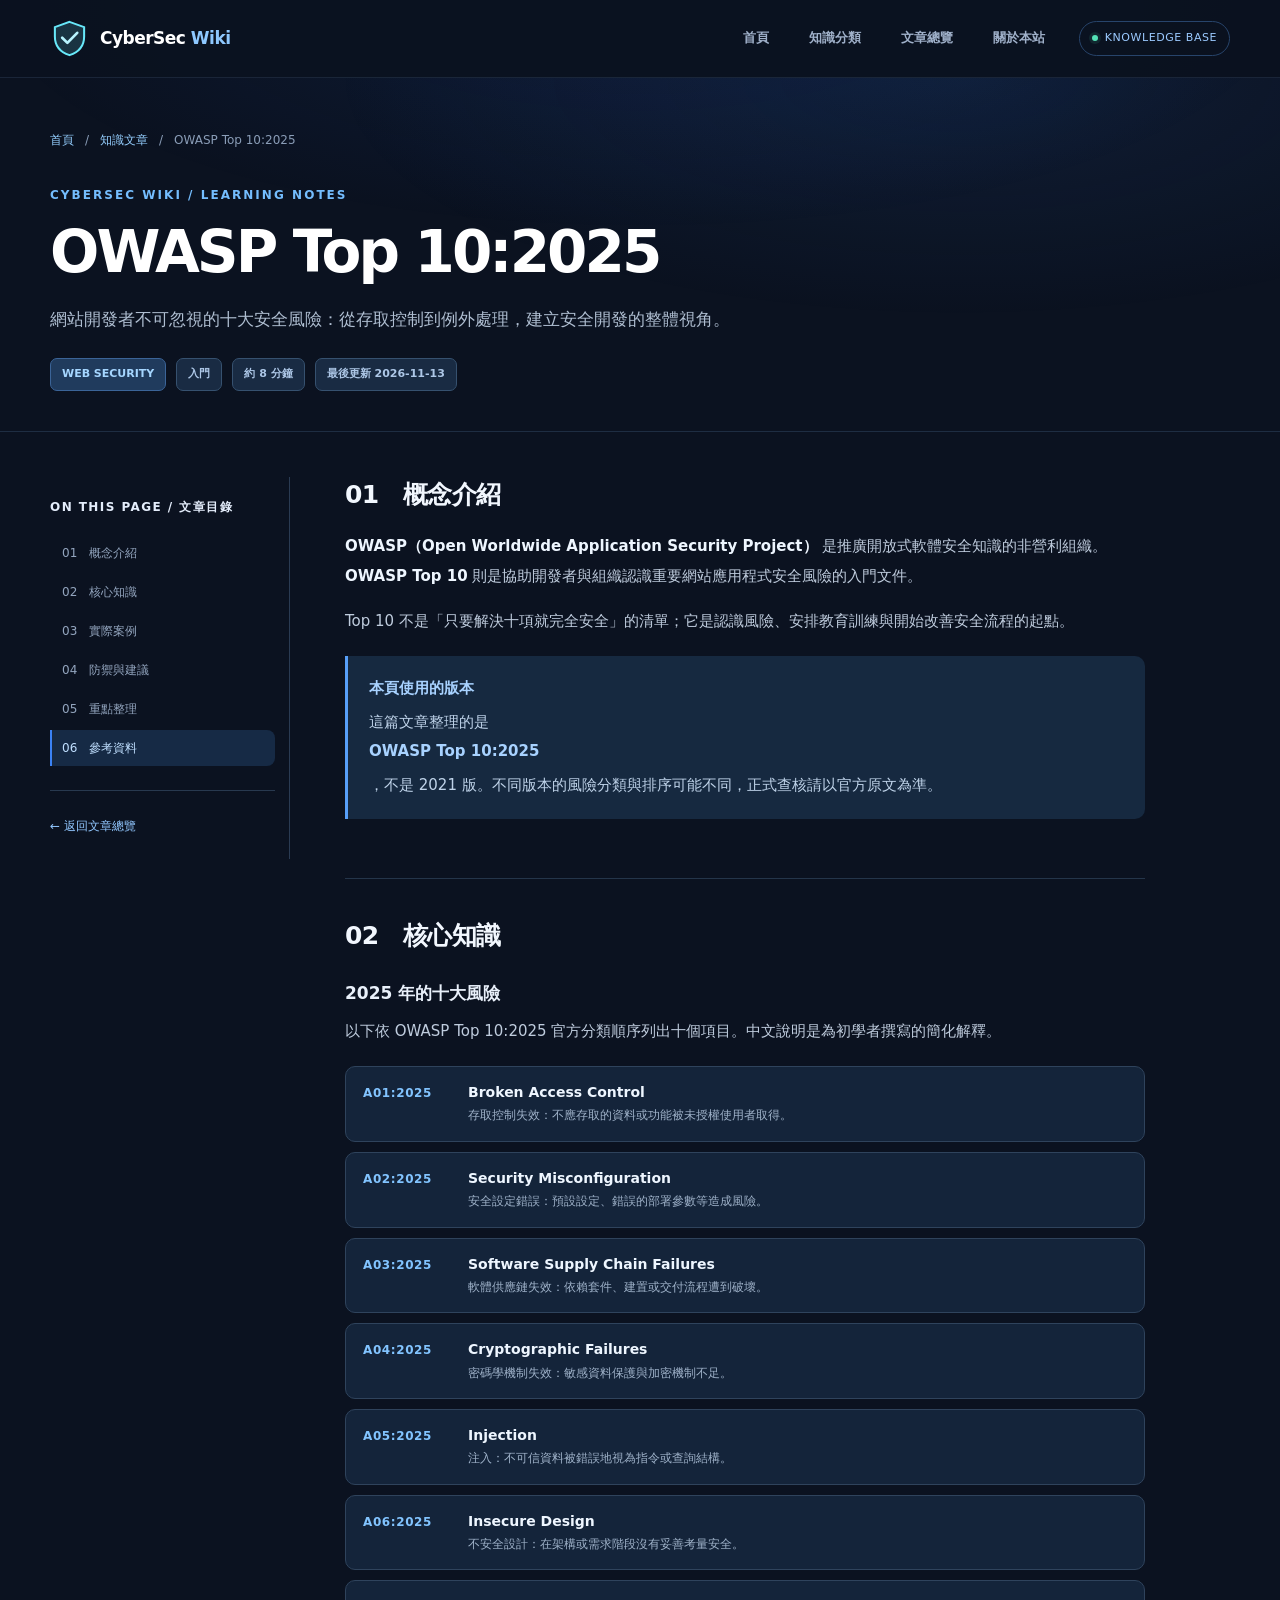
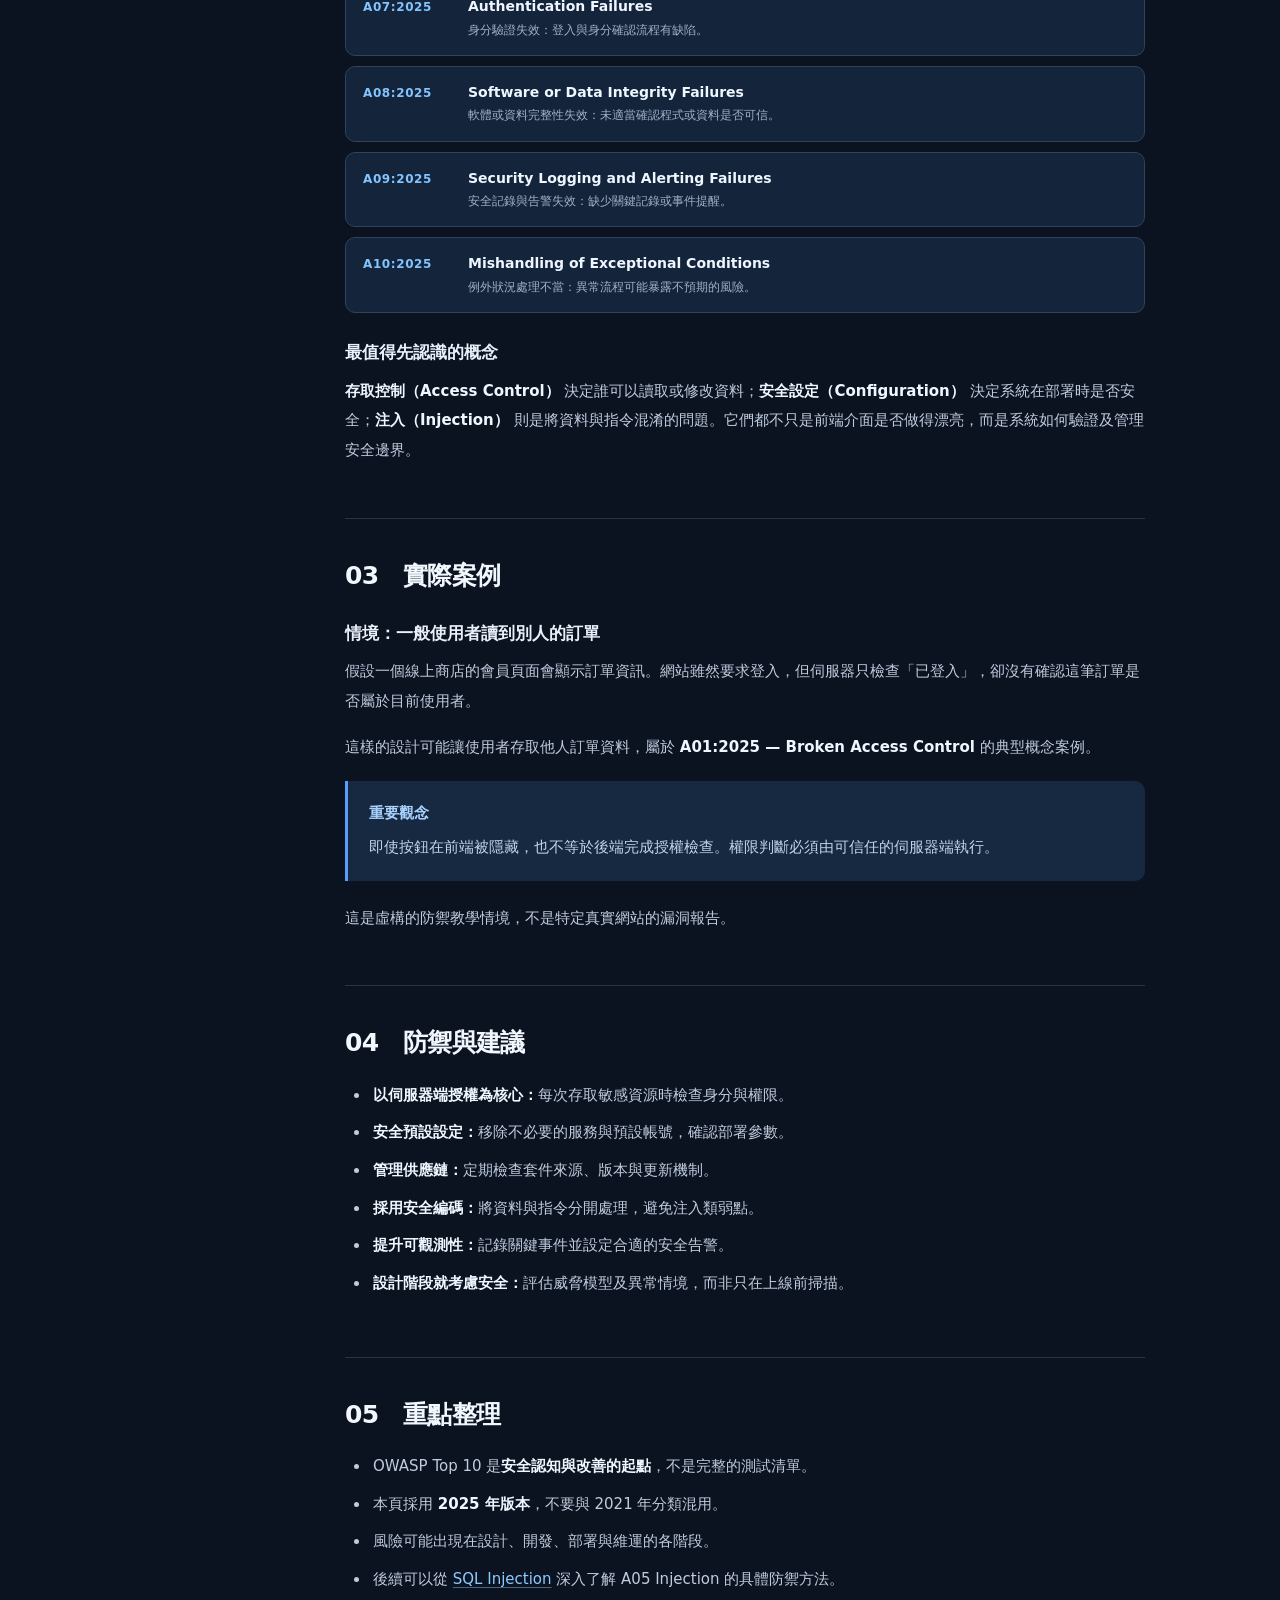
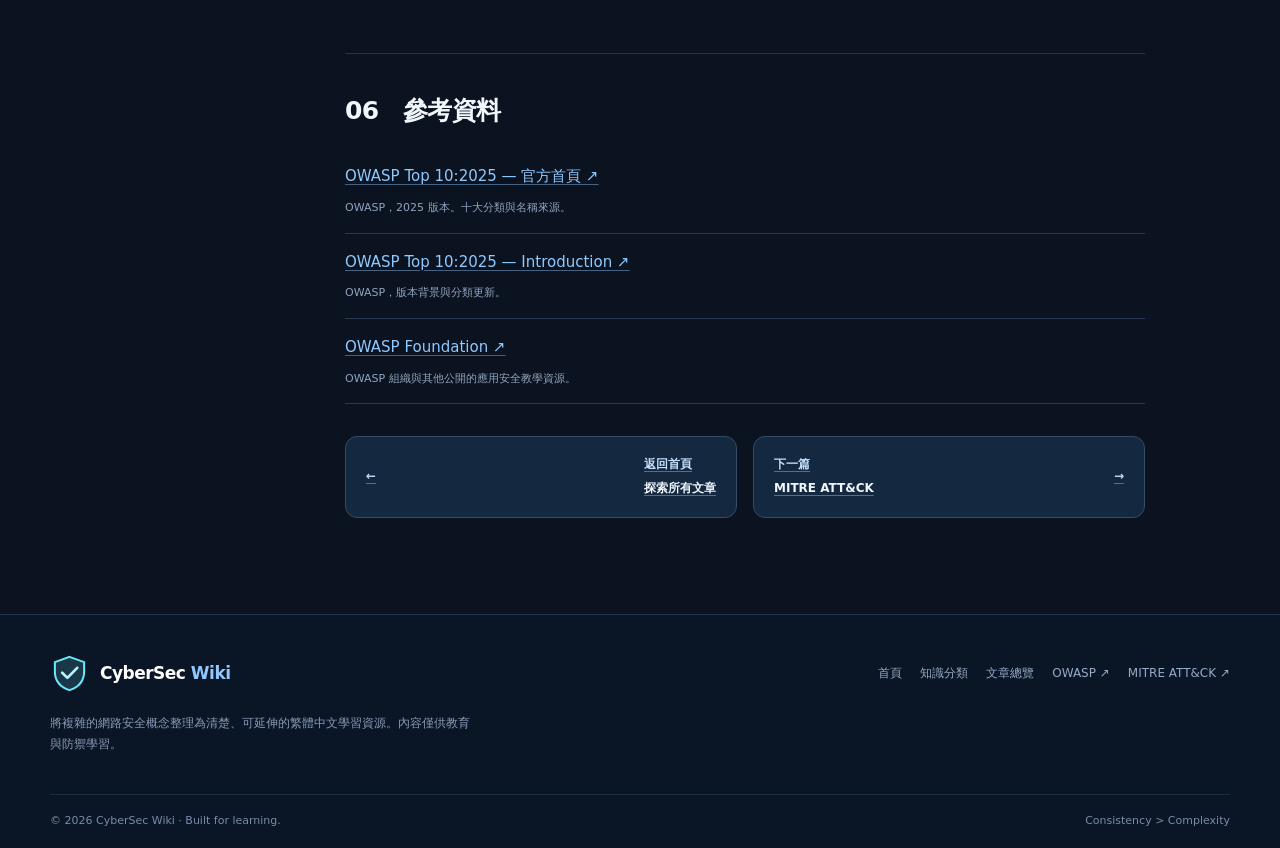
<file: topics/owasp-top10.html>
<!doctype html>
<html lang="zh-Hant">
<head><meta charset="UTF-8"><meta name="viewport" content="width=device-width, initial-scale=1"><meta name="theme-color" content="#0B1220"><meta name="description" content="網站開發者不可忽視的十大安全風險：從存取控制到例外處理，建立安全開發的整體視角。"><title>OWASP Top 10:2025｜CyberSec Wiki</title><link rel="icon" href="../assets/images/logo-shield.svg" type="image/svg+xml"><link rel="stylesheet" href="../css/style.css"><script src="../js/main.js" defer></script></head>
<body><a class="skip-link" href="#main-content">跳到主要內容</a>
<header class="site-header"><div class="container header-inner">
<a class="brand" href="../index.html" aria-label="CyberSec Wiki 首頁"><img src="../assets/images/logo-shield.svg" alt="" width="39" height="39"><span>CyberSec <span>Wiki</span></span></a>
<nav class="main-nav" aria-label="主要導覽"><a href="../index.html">首頁</a><a href="../index.html#categories">知識分類</a><a href="../index.html#topics">文章總覽</a><a href="../index.html#about">關於本站</a><span class="nav-tag">KNOWLEDGE BASE</span></nav>
</div></header>
<main id="main-content">
<section class="article-hero"><div class="container"><nav class="breadcrumbs" aria-label="麵包屑導覽"><a href="../index.html">首頁</a><span aria-hidden="true">/</span><a href="../index.html#topics">知識文章</a><span aria-hidden="true">/</span><span aria-current="page">OWASP Top 10:2025</span></nav><div class="article-header"><p class="eyebrow">CYBERSEC WIKI / LEARNING NOTES</p><h1>OWASP Top 10:2025</h1><p class="article-deck">網站開發者不可忽視的十大安全風險：從存取控制到例外處理，建立安全開發的整體視角。</p><div class="article-tags"><span class="tag accent">WEB SECURITY</span><span class="tag">入門</span><span class="tag">約 8 分鐘</span><span class="tag">最後更新 2026-11-13</span></div></div></div></section>
<div class="article-main"><div class="container article-layout"><aside class="article-toc" aria-label="文章目錄"><h2>ON THIS PAGE / 文章目錄</h2><nav aria-label="文章章節"><ol class="toc-list"><li><a href="#introduction">01　概念介紹</a></li>
<li><a href="#core-concepts">02　核心知識</a></li>
<li><a href="#examples">03　實際案例</a></li>
<li><a href="#defense">04　防禦與建議</a></li>
<li><a href="#summary">05　重點整理</a></li>
<li><a href="#references">06　參考資料</a></li></ol></nav><div class="toc-end"><a href="../index.html#topics">← 返回文章總覽</a></div></aside><article class="article-content">
<section id="introduction" aria-labelledby="heading-introduction"><h2 id="heading-introduction">01　概念介紹</h2>
<p><strong>OWASP（Open Worldwide Application Security Project）</strong> 是推廣開放式軟體安全知識的非營利組織。<strong>OWASP Top 10</strong> 則是協助開發者與組織認識重要網站應用程式安全風險的入門文件。</p><p>Top 10 不是「只要解決十項就完全安全」的清單；它是認識風險、安排教育訓練與開始改善安全流程的起點。</p><div class="info-box"><strong>本頁使用的版本</strong>這篇文章整理的是 <strong>OWASP Top 10:2025</strong>，不是 2021 版。不同版本的風險分類與排序可能不同，正式查核請以官方原文為準。</div>
</section>
<section id="core-concepts" aria-labelledby="heading-core-concepts"><h2 id="heading-core-concepts">02　核心知識</h2>
<h3>2025 年的十大風險</h3><p>以下依 OWASP Top 10:2025 官方分類順序列出十個項目。中文說明是為初學者撰寫的簡化解釋。</p><div class="risk-list"><div class="risk-item"><span class="risk-number">A01:2025</span><div><strong>Broken Access Control</strong><span>存取控制失效：不應存取的資料或功能被未授權使用者取得。</span></div></div><div class="risk-item"><span class="risk-number">A02:2025</span><div><strong>Security Misconfiguration</strong><span>安全設定錯誤：預設設定、錯誤的部署參數等造成風險。</span></div></div><div class="risk-item"><span class="risk-number">A03:2025</span><div><strong>Software Supply Chain Failures</strong><span>軟體供應鏈失效：依賴套件、建置或交付流程遭到破壞。</span></div></div><div class="risk-item"><span class="risk-number">A04:2025</span><div><strong>Cryptographic Failures</strong><span>密碼學機制失效：敏感資料保護與加密機制不足。</span></div></div><div class="risk-item"><span class="risk-number">A05:2025</span><div><strong>Injection</strong><span>注入：不可信資料被錯誤地視為指令或查詢結構。</span></div></div><div class="risk-item"><span class="risk-number">A06:2025</span><div><strong>Insecure Design</strong><span>不安全設計：在架構或需求階段沒有妥善考量安全。</span></div></div><div class="risk-item"><span class="risk-number">A07:2025</span><div><strong>Authentication Failures</strong><span>身分驗證失效：登入與身分確認流程有缺陷。</span></div></div><div class="risk-item"><span class="risk-number">A08:2025</span><div><strong>Software or Data Integrity Failures</strong><span>軟體或資料完整性失效：未適當確認程式或資料是否可信。</span></div></div><div class="risk-item"><span class="risk-number">A09:2025</span><div><strong>Security Logging and Alerting Failures</strong><span>安全記錄與告警失效：缺少關鍵記錄或事件提醒。</span></div></div><div class="risk-item"><span class="risk-number">A10:2025</span><div><strong>Mishandling of Exceptional Conditions</strong><span>例外狀況處理不當：異常流程可能暴露不預期的風險。</span></div></div></div><h3>最值得先認識的概念</h3><p><strong>存取控制（Access Control）</strong> 決定誰可以讀取或修改資料；<strong>安全設定（Configuration）</strong> 決定系統在部署時是否安全；<strong>注入（Injection）</strong> 則是將資料與指令混淆的問題。它們都不只是前端介面是否做得漂亮，而是系統如何驗證及管理安全邊界。</p>
</section>
<section id="examples" aria-labelledby="heading-examples"><h2 id="heading-examples">03　實際案例</h2>
<h3>情境：一般使用者讀到別人的訂單</h3><p>假設一個線上商店的會員頁面會顯示訂單資訊。網站雖然要求登入，但伺服器只檢查「已登入」，卻沒有確認這筆訂單是否屬於目前使用者。</p><p>這樣的設計可能讓使用者存取他人訂單資料，屬於 <strong>A01:2025 — Broken Access Control</strong> 的典型概念案例。</p><div class="info-box"><strong>重要觀念</strong>即使按鈕在前端被隱藏，也不等於後端完成授權檢查。權限判斷必須由可信任的伺服器端執行。</div><p>這是虛構的防禦教學情境，不是特定真實網站的漏洞報告。</p>
</section>
<section id="defense" aria-labelledby="heading-defense"><h2 id="heading-defense">04　防禦與建議</h2>
<ul><li><strong>以伺服器端授權為核心：</strong>每次存取敏感資源時檢查身分與權限。</li><li><strong>安全預設設定：</strong>移除不必要的服務與預設帳號，確認部署參數。</li><li><strong>管理供應鏈：</strong>定期檢查套件來源、版本與更新機制。</li><li><strong>採用安全編碼：</strong>將資料與指令分開處理，避免注入類弱點。</li><li><strong>提升可觀測性：</strong>記錄關鍵事件並設定合適的安全告警。</li><li><strong>設計階段就考慮安全：</strong>評估威脅模型及異常情境，而非只在上線前掃描。</li></ul>
</section>
<section id="summary" aria-labelledby="heading-summary"><h2 id="heading-summary">05　重點整理</h2>
<ul><li>OWASP Top 10 是<strong>安全認知與改善的起點</strong>，不是完整的測試清單。</li><li>本頁採用 <strong>2025 年版本</strong>，不要與 2021 年分類混用。</li><li>風險可能出現在設計、開發、部署與維運的各階段。</li><li>後續可以從 <a href="sql-injection.html">SQL Injection</a> 深入了解 A05 Injection 的具體防禦方法。</li></ul>
</section>
<section id="references" aria-labelledby="heading-references"><h2 id="heading-references">06　參考資料</h2>
<ol class="reference-list"><li><a href="https://top10.owasp.org/2025/" target="_blank" rel="noopener noreferrer">OWASP Top 10:2025 — 官方首頁 ↗</a><small>OWASP，2025 版本。十大分類與名稱來源。</small></li><li><a href="https://top10.owasp.org/2025/0x00_2025-Introduction/" target="_blank" rel="noopener noreferrer">OWASP Top 10:2025 — Introduction ↗</a><small>OWASP，版本背景與分類更新。</small></li><li><a href="https://owasp.org/" target="_blank" rel="noopener noreferrer">OWASP Foundation ↗</a><small>OWASP 組織與其他公開的應用安全教學資源。</small></li></ol>
</section>
<nav class="article-pagination" aria-label="文章切換"><a href="../index.html"><span aria-hidden="true">←</span><span>返回首頁<br><strong>探索所有文章</strong></span></a><a href="mitre-attack.html"><span>下一篇<br><strong>MITRE ATT&amp;CK</strong></span><span aria-hidden="true">→</span></a></nav>
</article></div></div>
</main><footer class="site-footer"><div class="container"><div class="footer-main"><div><a class="brand" href="../index.html"><img src="../assets/images/logo-shield.svg" width="39" height="39" alt=""><span>CyberSec <span>Wiki</span></span></a><p class="footer-description">將複雜的網路安全概念整理為清楚、可延伸的繁體中文學習資源。內容僅供教育與防禦學習。</p></div><nav class="footer-nav" aria-label="頁尾導覽"><a href="../index.html">首頁</a><a href="../index.html#categories">知識分類</a><a href="../index.html#topics">文章總覽</a><a href="https://owasp.org/" target="_blank" rel="noopener noreferrer">OWASP ↗</a><a href="https://attack.mitre.org/" target="_blank" rel="noopener noreferrer">MITRE ATT&CK ↗</a></nav></div><div class="footer-bottom"><span>© 2026 CyberSec Wiki · Built for learning.</span><span>Consistency &gt; Complexity</span></div></div></footer>
</body></html>
</file>
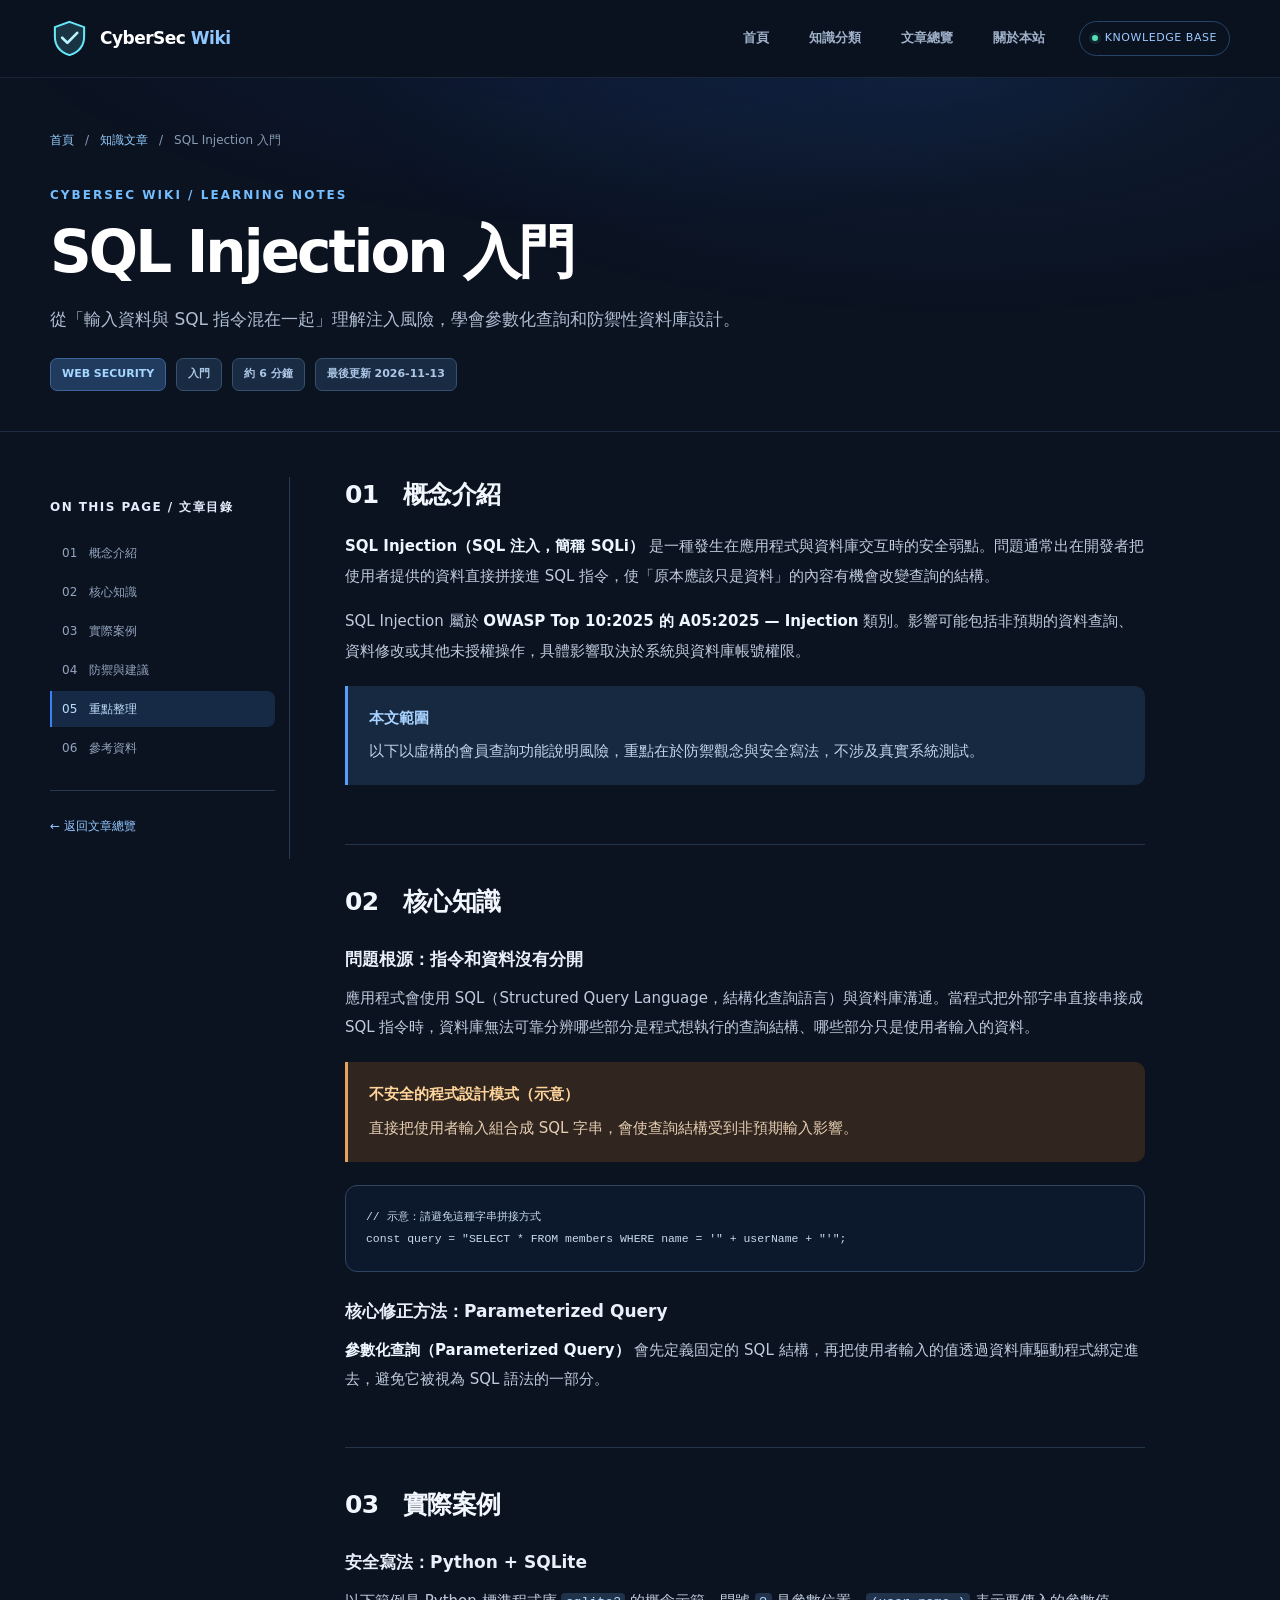
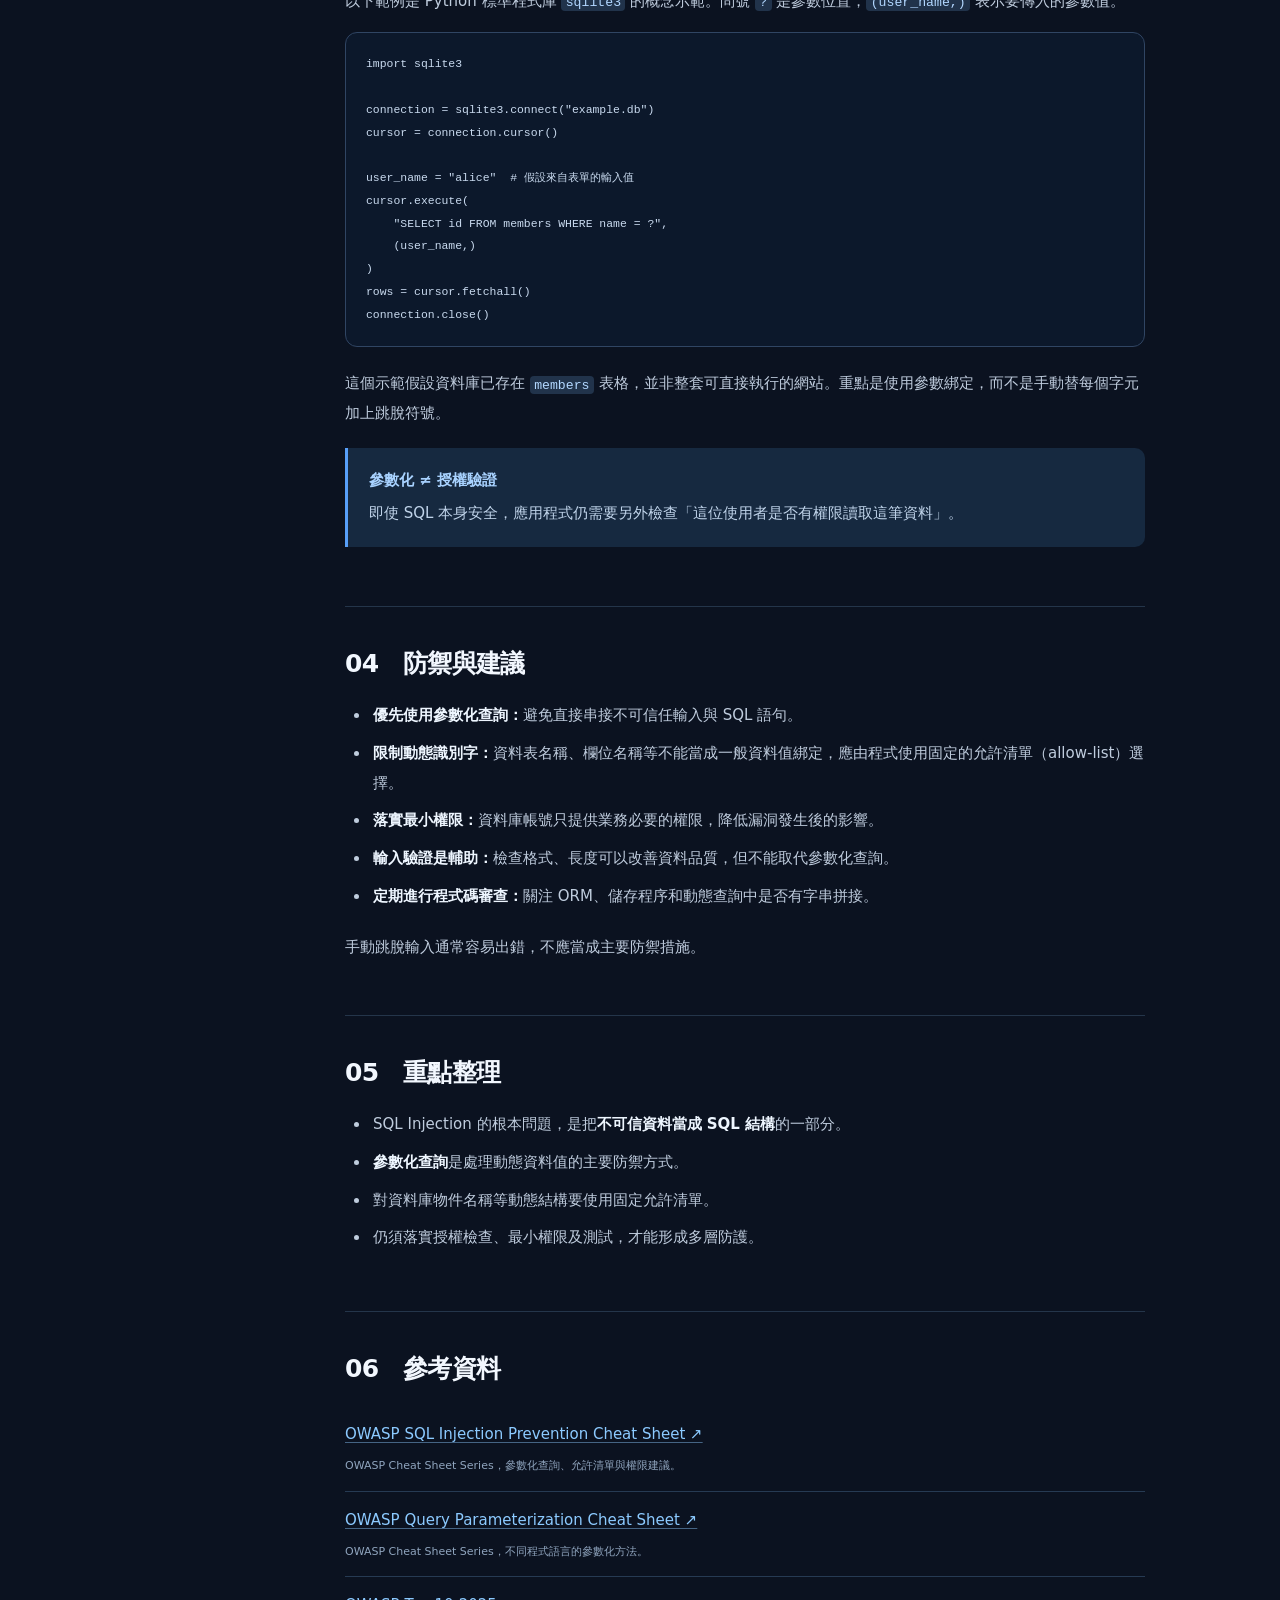
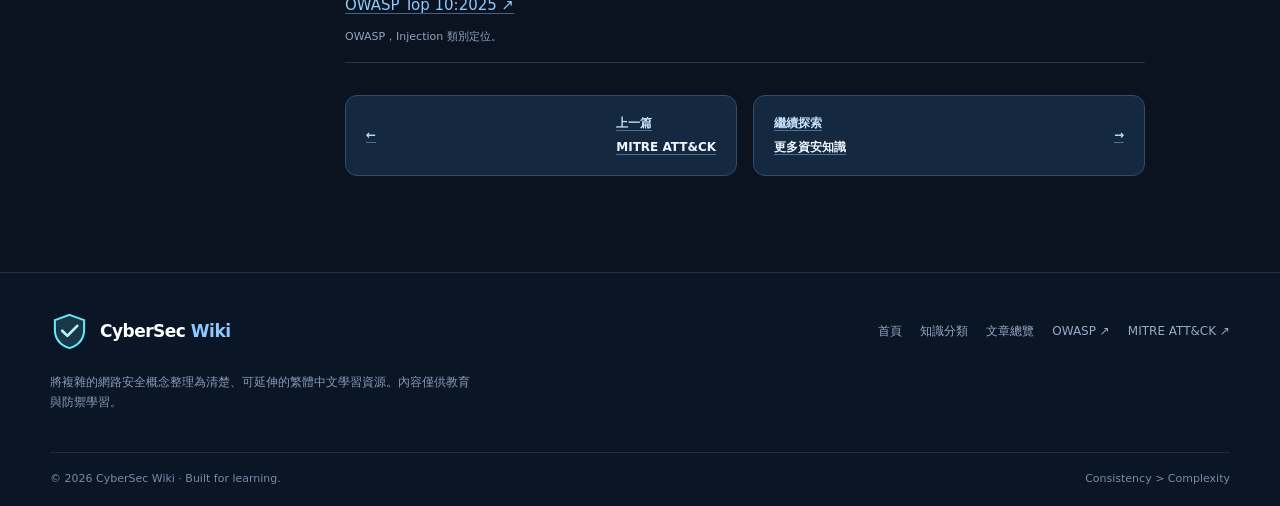
<file: topics/sql-injection.html>
<!doctype html>
<html lang="zh-Hant">
<head><meta charset="UTF-8"><meta name="viewport" content="width=device-width, initial-scale=1"><meta name="theme-color" content="#0B1220"><meta name="description" content="從「輸入資料與 SQL 指令混在一起」理解注入風險，學會參數化查詢和防禦性資料庫設計。"><title>SQL Injection 入門｜CyberSec Wiki</title><link rel="icon" href="../assets/images/logo-shield.svg" type="image/svg+xml"><link rel="stylesheet" href="../css/style.css"><script src="../js/main.js" defer></script></head>
<body><a class="skip-link" href="#main-content">跳到主要內容</a>
<header class="site-header"><div class="container header-inner">
<a class="brand" href="../index.html" aria-label="CyberSec Wiki 首頁"><img src="../assets/images/logo-shield.svg" alt="" width="39" height="39"><span>CyberSec <span>Wiki</span></span></a>
<nav class="main-nav" aria-label="主要導覽"><a href="../index.html">首頁</a><a href="../index.html#categories">知識分類</a><a href="../index.html#topics">文章總覽</a><a href="../index.html#about">關於本站</a><span class="nav-tag">KNOWLEDGE BASE</span></nav>
</div></header>
<main id="main-content">
<section class="article-hero"><div class="container"><nav class="breadcrumbs" aria-label="麵包屑導覽"><a href="../index.html">首頁</a><span aria-hidden="true">/</span><a href="../index.html#topics">知識文章</a><span aria-hidden="true">/</span><span aria-current="page">SQL Injection 入門</span></nav><div class="article-header"><p class="eyebrow">CYBERSEC WIKI / LEARNING NOTES</p><h1>SQL Injection 入門</h1><p class="article-deck">從「輸入資料與 SQL 指令混在一起」理解注入風險，學會參數化查詢和防禦性資料庫設計。</p><div class="article-tags"><span class="tag accent">WEB SECURITY</span><span class="tag">入門</span><span class="tag">約 6 分鐘</span><span class="tag">最後更新 2026-11-13</span></div></div></div></section>
<div class="article-main"><div class="container article-layout"><aside class="article-toc" aria-label="文章目錄"><h2>ON THIS PAGE / 文章目錄</h2><nav aria-label="文章章節"><ol class="toc-list"><li><a href="#introduction">01　概念介紹</a></li>
<li><a href="#core-concepts">02　核心知識</a></li>
<li><a href="#examples">03　實際案例</a></li>
<li><a href="#defense">04　防禦與建議</a></li>
<li><a href="#summary">05　重點整理</a></li>
<li><a href="#references">06　參考資料</a></li></ol></nav><div class="toc-end"><a href="../index.html#topics">← 返回文章總覽</a></div></aside><article class="article-content">
<section id="introduction" aria-labelledby="heading-introduction"><h2 id="heading-introduction">01　概念介紹</h2>
<p><strong>SQL Injection（SQL 注入，簡稱 SQLi）</strong> 是一種發生在應用程式與資料庫交互時的安全弱點。問題通常出在開發者把使用者提供的資料直接拼接進 SQL 指令，使「原本應該只是資料」的內容有機會改變查詢的結構。</p><p>SQL Injection 屬於 <strong>OWASP Top 10:2025 的 A05:2025 — Injection</strong> 類別。影響可能包括非預期的資料查詢、資料修改或其他未授權操作，具體影響取決於系統與資料庫帳號權限。</p><div class="info-box"><strong>本文範圍</strong>以下以虛構的會員查詢功能說明風險，重點在於防禦觀念與安全寫法，不涉及真實系統測試。</div>
</section>
<section id="core-concepts" aria-labelledby="heading-core-concepts"><h2 id="heading-core-concepts">02　核心知識</h2>
<h3>問題根源：指令和資料沒有分開</h3><p>應用程式會使用 SQL（Structured Query Language，結構化查詢語言）與資料庫溝通。當程式把外部字串直接串接成 SQL 指令時，資料庫無法可靠分辨哪些部分是程式想執行的查詢結構、哪些部分只是使用者輸入的資料。</p><div class="warning-box info-box"><strong>不安全的程式設計模式（示意）</strong>直接把使用者輸入組合成 SQL 字串，會使查詢結構受到非預期輸入影響。</div><pre><code>// 示意：請避免這種字串拼接方式
const query = "SELECT * FROM members WHERE name = '" + userName + "'";</code></pre><h3>核心修正方法：Parameterized Query</h3><p><strong>參數化查詢（Parameterized Query）</strong> 會先定義固定的 SQL 結構，再把使用者輸入的值透過資料庫驅動程式綁定進去，避免它被視為 SQL 語法的一部分。</p>
</section>
<section id="examples" aria-labelledby="heading-examples"><h2 id="heading-examples">03　實際案例</h2>
<h3>安全寫法：Python + SQLite</h3><p>以下範例是 Python 標準程式庫 <code>sqlite3</code> 的概念示範。問號 <code>?</code> 是參數位置，<code>(user_name,)</code> 表示要傳入的參數值。</p><pre><code>import sqlite3

connection = sqlite3.connect("example.db")
cursor = connection.cursor()

user_name = "alice"  # 假設來自表單的輸入值
cursor.execute(
    "SELECT id FROM members WHERE name = ?",
    (user_name,)
)
rows = cursor.fetchall()
connection.close()</code></pre><p>這個示範假設資料庫已存在 <code>members</code> 表格，並非整套可直接執行的網站。重點是使用參數綁定，而不是手動替每個字元加上跳脫符號。</p><div class="info-box"><strong>參數化 ≠ 授權驗證</strong>即使 SQL 本身安全，應用程式仍需要另外檢查「這位使用者是否有權限讀取這筆資料」。</div>
</section>
<section id="defense" aria-labelledby="heading-defense"><h2 id="heading-defense">04　防禦與建議</h2>
<ul><li><strong>優先使用參數化查詢：</strong>避免直接串接不可信任輸入與 SQL 語句。</li><li><strong>限制動態識別字：</strong>資料表名稱、欄位名稱等不能當成一般資料值綁定，應由程式使用固定的允許清單（allow-list）選擇。</li><li><strong>落實最小權限：</strong>資料庫帳號只提供業務必要的權限，降低漏洞發生後的影響。</li><li><strong>輸入驗證是輔助：</strong>檢查格式、長度可以改善資料品質，但不能取代參數化查詢。</li><li><strong>定期進行程式碼審查：</strong>關注 ORM、儲存程序和動態查詢中是否有字串拼接。</li></ul><p>手動跳脫輸入通常容易出錯，不應當成主要防禦措施。</p>
</section>
<section id="summary" aria-labelledby="heading-summary"><h2 id="heading-summary">05　重點整理</h2>
<ul><li>SQL Injection 的根本問題，是把<strong>不可信資料當成 SQL 結構</strong>的一部分。</li><li><strong>參數化查詢</strong>是處理動態資料值的主要防禦方式。</li><li>對資料庫物件名稱等動態結構要使用固定允許清單。</li><li>仍須落實授權檢查、最小權限及測試，才能形成多層防護。</li></ul>
</section>
<section id="references" aria-labelledby="heading-references"><h2 id="heading-references">06　參考資料</h2>
<ol class="reference-list"><li><a href="https://cheatsheetseries.owasp.org/cheatsheets/SQL_Injection_Prevention_Cheat_Sheet.html" target="_blank" rel="noopener noreferrer">OWASP SQL Injection Prevention Cheat Sheet ↗</a><small>OWASP Cheat Sheet Series，參數化查詢、允許清單與權限建議。</small></li><li><a href="https://cheatsheetseries.owasp.org/cheatsheets/Query_Parameterization_Cheat_Sheet.html" target="_blank" rel="noopener noreferrer">OWASP Query Parameterization Cheat Sheet ↗</a><small>OWASP Cheat Sheet Series，不同程式語言的參數化方法。</small></li><li><a href="https://top10.owasp.org/2025/" target="_blank" rel="noopener noreferrer">OWASP Top 10:2025 ↗</a><small>OWASP，Injection 類別定位。</small></li></ol>
</section>
<nav class="article-pagination" aria-label="文章切換"><a href="mitre-attack.html"><span aria-hidden="true">←</span><span>上一篇<br><strong>MITRE ATT&amp;CK</strong></span></a><a href="../index.html#topics"><span>繼續探索<br><strong>更多資安知識</strong></span><span aria-hidden="true">→</span></a></nav>
</article></div></div>
</main><footer class="site-footer"><div class="container"><div class="footer-main"><div><a class="brand" href="../index.html"><img src="../assets/images/logo-shield.svg" width="39" height="39" alt=""><span>CyberSec <span>Wiki</span></span></a><p class="footer-description">將複雜的網路安全概念整理為清楚、可延伸的繁體中文學習資源。內容僅供教育與防禦學習。</p></div><nav class="footer-nav" aria-label="頁尾導覽"><a href="../index.html">首頁</a><a href="../index.html#categories">知識分類</a><a href="../index.html#topics">文章總覽</a><a href="https://owasp.org/" target="_blank" rel="noopener noreferrer">OWASP ↗</a><a href="https://attack.mitre.org/" target="_blank" rel="noopener noreferrer">MITRE ATT&CK ↗</a></nav></div><div class="footer-bottom"><span>© 2026 CyberSec Wiki · Built for learning.</span><span>Consistency &gt; Complexity</span></div></div></footer>
</body></html>
</file>
<file: css/style.css>
/* CyberSec Wiki v1.0 — shared styles, no framework or network dependencies. */
:root {
  color-scheme: dark;
  --color-background: #0B1220;
  --color-surface: #17243A;
  --color-primary: #3B82F6;
  --color-text: #E5E7EB;
  --color-muted: #94A3B8;
  --color-border: #293A54;
  --color-line: #223148;
  --color-white: #F8FBFF;
  --color-blue-soft: #93C5FD;
  --color-cyan: #67E8F9;
  --radius-md: 16px;
  --radius-lg: 24px;
  --content-width: 1180px;
}
*, *::before, *::after { box-sizing: border-box; }
html { scroll-behavior: smooth; scroll-padding-top: 90px; }
body { margin: 0; min-width: 320px; background: var(--color-background); color: var(--color-text); font-family: Inter, ui-sans-serif, system-ui, -apple-system, BlinkMacSystemFont, "Segoe UI", "Microsoft JhengHei", "Noto Sans TC", sans-serif; font-size: 16px; line-height: 1.72; -webkit-font-smoothing: antialiased; }
body::before { position: fixed; inset: 0; pointer-events: none; z-index: -1; content: ""; background: radial-gradient(ellipse 60% 30% at 50% 0, rgba(37,99,235,.11), transparent 85%); }
a { color: inherit; text-decoration: none; }
button, input { font: inherit; }
button { cursor: pointer; }
a:focus-visible, button:focus-visible, input:focus-visible { outline: 3px solid var(--color-cyan); outline-offset: 4px; }
img, svg { max-width: 100%; }
img { display: block; }
[hidden] { display: none !important; }
.container { width: min(var(--content-width), calc(100% - 48px)); margin-inline: auto; }
.skip-link { position: fixed; top: -100px; left: 16px; z-index: 100; border-radius: 8px; padding: 10px 16px; background: #fff; color: #0b1220; font-weight: 700; }
.skip-link:focus { top: 12px; }
.eyebrow { margin: 0 0 14px; color: #74BDFE; font-size: 12px; line-height: 1.4; font-weight: 800; text-transform: uppercase; letter-spacing: .17em; }
.section-title { margin: 0; color: var(--color-white); font-size: clamp(27px, 3vw, 39px); line-height: 1.25; letter-spacing: -.04em; font-weight: 800; }
.section-description { margin: 13px 0 0; color: #A6B7CF; max-width: 640px; font-size: 15px; }
.section-heading { display: flex; align-items: end; justify-content: space-between; gap: 24px; margin-bottom: 28px; }
.text-link { color: #A6D8FF; display: inline-flex; align-items: center; gap: 8px; font-size: 14px; font-weight: 700; }
.text-link:hover { color: #fff; }
.text-link .arrow { transition: transform .2s; }
.text-link:hover .arrow { transform: translateX(3px); }
/* Shared header */
.site-header { z-index: 30; position: relative; border-bottom: 1px solid rgba(120,157,205,.14); background: rgba(11,18,32,.95); }
.header-inner { min-height: 77px; display: flex; justify-content: space-between; align-items: center; gap: 30px; }
.brand { display: inline-flex; align-items: center; gap: 11px; font-size: 17px; font-weight: 850; color: #fff; letter-spacing: -.03em; white-space: nowrap; }
.brand img { width: 39px; height: 39px; }
.brand span span { color: #8EC8FF; }
.main-nav { display: flex; align-items: center; gap: 8px; }
.main-nav a { padding: 11px 16px; border-radius: 10px; color: #9FB0C9; font-size: 13px; font-weight: 650; transition: background .2s, color .2s; white-space: nowrap; }
.main-nav a:hover, .main-nav a[aria-current="page"] { background: rgba(87,144,225,.11); color: #fff; }
.nav-tag { display: inline-flex; align-items: center; gap: 7px; margin-left: 10px; padding: 7px 12px; border: 1px solid #27446B; border-radius: 20px; color: #9BCAFF; font-size: 11px; letter-spacing: .05em; white-space: nowrap; }
.nav-tag::before { content:""; width: 6px; height: 6px; border-radius: 50%; background: #53E1B6; box-shadow: 0 0 0 3px rgba(83,225,182,.1); }
/* Buttons */
.button { display: inline-flex; justify-content: center; align-items: center; gap: 10px; min-height: 49px; padding: 12px 22px; border: 1px solid transparent; border-radius: 11px; font-size: 14px; font-weight: 800; transition: transform .2s, background .2s, border-color .2s; }
.button:hover { transform: translateY(-2px); }
.button-primary { background: #3B82F6; color: #fff; box-shadow: 0 9px 30px rgba(41,113,231,.25); }
.button-primary:hover { background: #2672ec; }
.button-outline { color: #DEE9F8; border-color: #38516E; background: rgba(26,43,67,.52); }
.button-outline:hover { border-color: #759AC7; background: rgba(45,67,94,.8); }
.button .arrow, .round-arrow { font-size: 20px; font-weight: 400; line-height: 1; }
/* Hero */
.hero { position: relative; overflow: hidden; padding: 90px 0 84px; }
.hero::before { position: absolute; inset: 0; content: ""; z-index: 0; background-image: linear-gradient(rgba(69,112,173,.045) 1px, transparent 1px), linear-gradient(90deg, rgba(69,112,173,.045) 1px, transparent 1px); background-size: 56px 56px; mask-image: linear-gradient(to bottom, #000 30%, transparent 98%); pointer-events: none; }
.hero::after { position: absolute; content:""; z-index: 0; top: -370px; right: -180px; width: 900px; height: 900px; border-radius: 50%; background: radial-gradient(circle, rgba(31,91,176,.16), transparent 64%); pointer-events: none; }
.hero-inner { position: relative; z-index: 1; display: grid; grid-template-columns: 1.03fr .97fr; gap: 65px; align-items: center; }
.hero-copy { padding-bottom: 4px; }
.hero-badge { display: inline-flex; align-items: center; gap: 10px; border: 1px solid #2C4B73; border-radius: 100px; background: rgba(20,47,83,.55); color: #BBD9FC; font-size: 11px; letter-spacing: .11em; font-weight: 750; padding: 7px 14px; }
.hero-badge span { width: 7px; height: 7px; border-radius: 50%; background: #60E8CA; box-shadow: 0 0 12px rgba(96,232,202,.8); }
.hero h1 { color: #fff; max-width: 690px; margin: 27px 0 22px; font-size: clamp(40px, 4.2vw, 62px); line-height: 1.23; letter-spacing: -.065em; font-weight: 850; }
.gradient-text { color: #7FC4FF; background: linear-gradient(92deg,#84D1FF 5%,#6B9FFF 65%,#B6A4FF); -webkit-background-clip: text; background-clip: text; -webkit-text-fill-color: transparent; }
.hero-lead { max-width: 500px; color: #A8B9D2; margin: 0 0 32px; font-size: 16px; line-height: 1.95; }
.hero-actions { display: flex; flex-wrap: wrap; gap: 12px; }
.hero-proof { display: flex; align-items: center; gap: 13px; margin-top: 39px; color: #8E9EB7; font-size: 12px; }
.hero-proof .avatars { display: flex; align-items: center; padding-left: 3px; }
.hero-proof .avatars span { width: 27px; height: 27px; display: grid; place-items: center; margin-left: -3px; border: 2px solid #0b1220; border-radius: 50%; background: #25416a; color: #bde8ff; font-size: 10px; font-weight: 700; }
.hero-proof .avatars span:nth-child(2) { background: #324174; }
.hero-proof .avatars span:nth-child(3) { background: #21565d; }
/* Decorative educational console: not a terminal and no actions needed */
.hero-visual { position: relative; padding: 22px 0 16px; }
.hero-visual::before { content:""; position:absolute; left:8%; right:2%; bottom:5%; height:45%; border-radius:50%; filter:blur(75px); background:rgba(44,104,210,.25); }
.console { position: relative; border: 1px solid #395573; border-radius: 18px; background: linear-gradient(145deg,#17263D 0%,#101B2C 70%); box-shadow: 0 30px 80px rgba(0,0,0,.35), 0 0 0 7px rgba(59,130,246,.035); overflow:hidden; transform: rotate(1deg); }
.console-top { display: flex; align-items: center; justify-content: space-between; padding: 17px 20px; border-bottom: 1px solid #283b55; background: rgba(19,34,54,.9); }
.console-dots { display:flex; gap:7px; }
.console-dots span { display:block; width:8px; height:8px; border-radius:50%; background:#5E6F83; }
.console-dots span:first-child { background:#FC777B; }
.console-dots span:nth-child(2) { background:#F6C769; }
.console-dots span:nth-child(3) { background:#4FD5AC; }
.console-title { font-size: 10px; color:#92A8C7; font-weight:700; letter-spacing:.15em; }
.console-body { padding:24px; }
.console-topline { display:flex; align-items:center; justify-content:space-between; gap:12px; margin-bottom:20px; }
.console-topline strong { color:#EAF3FF; font-size:13px; letter-spacing:.02em; }
.console-live { display:inline-flex; align-items:center; gap:5px; font-size:10px; color:#68E5BD; }
.console-live::before {content:""; width:6px;height:6px;border-radius:50%;background:currentColor;}
.console-panel { border:1px solid #314761; background:#111e32; border-radius:12px; padding:18px; margin-bottom:14px; }
.console-kicker { font-size:10px; color:#7B93B5; text-transform:uppercase; letter-spacing:.14em; }
.console-heading { display:flex; justify-content:space-between; align-items:end; gap:10px; margin-top:8px; }
.console-heading strong { font-size:21px; color:#f4f8ff; line-height:1.25; }
.console-heading strong span { color:#79BAFF; }
.console-heading small { color:#87A5CE; font-size:10px; white-space:nowrap; }
.console-bars { display:flex; align-items:end; gap:7px; height:79px; padding-top:15px; }
.console-bars span { flex:1; background:linear-gradient(0deg, #2850A1, #5DC5FC); opacity:.8; border-radius:4px 4px 1px 1px; height: var(--bar-height); }
.console-bars span:nth-child(2n) { opacity:.47; }
.console-bars span:nth-child(3n) { background:linear-gradient(0deg,#3155a6,#8896ff); }
.console-row { display:flex; align-items:center; justify-content:space-between; gap:10px; padding:13px 14px; margin-top:9px; border:1px solid #2B405D; border-radius:10px; background:#14253A; }
.console-row-label {display:flex; align-items:center;gap:11px;min-width:0;}
.console-step { width:30px;height:30px;flex:0 0 30px;display:grid;place-items:center;background:#203B5B;color:#9ed5ff;border-radius:8px;font-size:11px;font-weight:800; }
.console-row strong { display:block; color:#E4EFFC; font-size:12px; line-height:1.5; }
.console-row small {display:block;color:#7994B6;font-size:10px;}
.console-row .round-arrow {color:#699ECD;}
.visual-float {position:absolute;right:-24px;bottom:-8px;display:flex;align-items:center;gap:9px;border:1px solid #3E5F83;background:#1A2D47;box-shadow:0 14px 35px rgba(0,0,0,.38);padding:12px 16px;border-radius:11px;color:#D6E9FF;font-size:11px;font-weight:700; transform:rotate(-4deg);}
.visual-float span {color:#5EEDC2;font-size:17px;}
/* Statistics */
.stats-band { border-top:1px solid #1B2D46; border-bottom:1px solid #1B2D46; background:#0d192a; }
.stats-grid {display:grid; grid-template-columns:repeat(3,1fr);}
.stat {padding:22px 10px;text-align:center;position:relative;}
.stat:not(:last-child)::after {content:"";position:absolute;right:0;top:24%;height:52%;width:1px;background:#27405e;}
.stat strong {display:block;color:#F8FAFF;font-size:26px;font-weight:850;line-height:1.3;letter-spacing:-.04em;}
.stat span {font-size:12px;color:#91A3BE;}
/* Categories */
.section {padding:96px 0;}
.category-grid {display:grid;grid-template-columns:repeat(4,1fr);gap:17px;}
.category-card {display:flex; flex-direction:column; min-height:226px; border:1px solid #2A3A52; background:linear-gradient(145deg,#17253B,#121F32);border-radius:18px;padding:23px 21px;transition:transform .2s,border-color .2s,background .2s;}
.category-card:hover {transform:translateY(-4px);border-color:#5675A1;background:#1B2D47;}
.category-icon {display:grid;place-items:center;width:53px;height:53px;border-radius:14px;background:#1E3B60;border:1px solid #28517B;margin-bottom:24px;}
.category-icon img {width:31px;height:31px;}
.category-card[data-kind="intel"] .category-icon {background:#302D59;border-color:#4D4B83;}
.category-card[data-kind="network"] .category-icon {background:#164447;border-color:#24666A;}
.category-card[data-kind="malware"] .category-icon {background:#49362E;border-color:#715140;}
.category-card h3 {margin:0 0 5px;color:#F1F5FB;font-size:16px;line-height:1.3;letter-spacing:-.015em;}
.category-card p {margin:0;color:#91A3BA;font-size:12px;}
.category-bottom {display:flex;align-items:center;justify-content:space-between;margin-top:auto;padding-top:20px;gap:10px;}
.category-bottom span {font-size:11px;color:#7F99B9;}
.category-bottom .round-arrow {color:#84BDFF;font-size:21px;}
/* Topics and filtering */
.topics-section {padding-top:24px;}
.topics-toolbar { display:flex; align-items:center; justify-content:space-between; gap:18px; margin:28px 0 22px; }
.search-field { position:relative; display:block; max-width:370px; width:100%; }
.search-field svg {position:absolute;left:15px;top:50%;transform:translateY(-50%);width:19px;height:19px;fill:none;stroke:#91A7C4;stroke-width:2;}
.search-field input {width:100%;height:48px;padding:0 16px 0 45px;border-radius:10px;color:#EEF6FF;border:1px solid #344965;background:#111F33;outline:none;font-size:13px;}
.search-field input::placeholder {color:#8397B2;}
.search-field input:focus {border-color:#6DABF3;box-shadow:0 0 0 3px rgba(59,130,246,.16);}
.filter-chips {display:flex;flex-wrap:wrap;gap:7px;}
.filter-chip {padding:9px 13px;background:transparent;border:1px solid #2D415C;border-radius:9px;color:#9FB1C9;font-size:12px;font-weight:700;transition:background .18s,color .18s,border-color .18s;}
.filter-chip:hover {color:#fff;border-color:#6589B4;}
.filter-chip.is-active, .filter-chip[aria-pressed="true"] {background:#245293;color:#fff;border-color:#3A7FD8;}
.js-only {display:none;}
.js-enabled .js-only {display:initial;}
.js-enabled .topics-toolbar.js-only {display:flex;}
.topic-result-summary {font-size:12px;color:#7D94B2;margin:0 0 17px;}
.topic-grid {display:grid;grid-template-columns:repeat(3,1fr);gap:19px;align-items:stretch;}
.topic-card {display:flex; flex-direction:column; position:relative; min-height:280px; border:1px solid #2A3E57;background:linear-gradient(160deg,#18273E,#111D30);border-radius:18px;padding:25px;transition:transform .2s,border-color .2s,box-shadow .2s;}
.topic-card:hover {transform:translateY(-4px);border-color:#5C82B0;box-shadow:0 15px 40px rgba(0,0,0,.14);}
.topic-meta {display:flex;align-items:center;justify-content:space-between;gap:8px;}
.topic-badge {display:inline-flex;align-items:center;border:1px solid #36557D;background:#203959;padding:4px 9px;border-radius:6px;color:#A9D3FF;font-size:10px;font-weight:750;line-height:1.5;letter-spacing:.03em;}
.topic-badge.intel {background:#302D56;border-color:#504985;color:#C6C6FF;}
.topic-mini {color:#758CA8;font-size:11px;}
.topic-card h3 {margin:22px 0 8px;color:#F6FAFF;font-size:20px;line-height:1.34;letter-spacing:-.025em;}
.topic-card p {margin:0;color:#9BAEC6;font-size:13px;line-height:1.8;}
.topic-card-bottom {display:flex;justify-content:space-between;align-items:center;margin-top:auto;padding-top:27px;color:#8FA4C1;font-size:11px;}
.topic-card-bottom .read-more {display:flex;align-items:center;gap:8px;color:#A7D4FF;font-size:12px;font-weight:800;}
.topic-card-bottom .read-more span {font-size:19px;}
.empty-state {padding:40px 16px;text-align:center;border:1px dashed #426083;border-radius:16px;background:#132237;}
.empty-state h3 {margin:0;color:#fff;font-size:20px;}
.empty-state p {margin:7px 0 16px;color:#9CAEC5;font-size:13px;}
.empty-state button {background:#275FA5;border:0;color:white;padding:10px 18px;border-radius:8px;font-weight:700;}
/* Learning path */
.path-section {padding-top:8px;}
.path-panel {position:relative;overflow:hidden;border:1px solid #294564;border-radius:22px;padding:39px;background:radial-gradient(circle at 92% 17%, rgba(43,110,201,.15),transparent 50%),#13233A;}
.path-panel::after {content:"";position:absolute;width:260px;height:260px;right:-85px;top:-120px;border:1px solid #244D82;border-radius:50%;box-shadow:0 0 0 35px rgba(65,115,187,.035),0 0 0 70px rgba(65,115,187,.03);pointer-events:none;}
.path-head {position:relative;z-index:1;display:flex;align-items:end;justify-content:space-between;gap:20px;margin-bottom:30px;}
.path-head h2 {font-size:28px;margin:0;color:#fff;letter-spacing:-.03em;}
.path-head p {margin:8px 0 0;color:#9DB2CB;font-size:13px;}
.path-steps {position:relative;z-index:1;display:grid;grid-template-columns:repeat(3,1fr);gap:16px;}
.path-step {border:1px solid #345372;border-radius:14px;background:rgba(13,30,51,.75);padding:19px;transition:border-color .2s;}
.path-step:hover {border-color:#6A96C4;}
.path-number {color:#6FAFFF;font-size:12px;font-weight:850;letter-spacing:.1em;}
.path-step h3 {margin:8px 0 6px;color:#F1F7FF;font-size:15px;}
.path-step p {margin:0;color:#90A6C1;font-size:12px;line-height:1.75;}
/* Bottom CTA */
.bottom-cta {padding:17px 0 100px;}
.cta-inner {display:flex;align-items:center;justify-content:space-between;gap:30px;padding:32px 40px;border:1px solid #32517B;border-radius:18px;background:linear-gradient(105deg,#183458,#1a2740 75%);}
.cta-inner h2 {margin:0 0 5px;color:#fff;font-size:21px;letter-spacing:-.025em;}
.cta-inner p {margin:0;color:#A5BDD9;font-size:13px;}
/* Shared footer */
.site-footer {border-top:1px solid #23334B;background:#0A1525;}
.footer-main {display:flex;align-items:flex-start;justify-content:space-between;gap:24px;padding:39px 0;}
.footer-description {max-width:420px;color:#889BB7;margin:12px 0 0;font-size:12px;}
.footer-nav {display:flex;flex-wrap:wrap;gap:18px;align-items:center;padding-top:9px;}
.footer-nav a {color:#95AAC5;font-size:12px;}
.footer-nav a:hover {color:#fff;}
.footer-bottom {border-top:1px solid #1D2D44;padding:17px 0;display:flex;justify-content:space-between;gap:18px;flex-wrap:wrap;color:#778CA7;font-size:11px;}
/* Article pages */
.article-hero {padding:52px 0 40px;border-bottom:1px solid #1E2D42;background:radial-gradient(ellipse 65% 90% at 75% 0%,rgba(46,106,196,.13),transparent 75%);}
.breadcrumbs {display:flex;align-items:center;flex-wrap:wrap;gap:11px;margin:0 0 36px;color:#8A9DB7;font-size:12px;}
.breadcrumbs a {color:#95CFFF;}
.breadcrumbs a:hover {text-decoration:underline;}
.article-header {max-width:850px;}
.article-header h1 {margin:14px 0 16px;color:#fff;line-height:1.22;letter-spacing:-.05em;font-size:clamp(35px,5vw,58px);}
.article-deck {margin:0;color:#AFBED1;font-size:17px;line-height:1.8;max-width:760px;}
.article-tags {display:flex;flex-wrap:wrap;align-items:center;gap:10px;margin:23px 0 0;}
.article-tags .tag {padding:6px 11px;border-radius:7px;border:1px solid #36516F;background:#192B43;color:#ADC7E7;font-size:11px;font-weight:700;}
.article-tags .tag.accent {background:#203B5D;border-color:#3B6498;color:#A5D6FF;}
.article-main {padding:45px 0 96px;}
.article-layout {display:grid;grid-template-columns:240px minmax(0,1fr);gap:55px;align-items:start;}
.article-toc {position:sticky;top:28px;padding:20px 14px 20px 0;border-right:1px solid #2A3B53;}
.article-toc h2 {margin:0 0 18px;color:#E4EDFB;font-size:12px;text-transform:uppercase;letter-spacing:.12em;}
.toc-list {list-style:none;padding:0;margin:0;display:grid;gap:3px;}
.toc-list a {display:block;padding:9px 10px;border-left:2px solid transparent;border-radius:0 8px 8px 0;color:#93A5BE;font-size:12px;line-height:1.5;transition:color .2s,background .2s,border-color .2s;}
.toc-list a:hover, .toc-list a.is-current {background:#162A45;color:#C0DFFF;border-color:#3B82F6;}
.toc-end {margin-top:24px;padding-top:20px;border-top:1px solid #28394F;}
.toc-end a {color:#92C7FF;font-size:12px;}
.article-content {min-width:0;max-width:800px;color:#BFCCDD;font-size:15px;line-height:1.98;}
.article-content section {padding-bottom:36px;margin-bottom:39px;border-bottom:1px solid #24354A;scroll-margin-top:25px;}
.article-content section:last-of-type {border-bottom:0;margin-bottom:0;padding-bottom:0;}
.article-content h2 {margin:0 0 19px;color:#F2F7FE;font-size:25px;line-height:1.45;letter-spacing:-.025em;}
.article-content h3 {margin:27px 0 11px;color:#E9F0FA;font-size:17px;line-height:1.5;}
.article-content p {margin:0 0 16px;}
.article-content strong {color:#EEF6FF;}
.article-content a {color:#8CCAFF;text-decoration:underline;text-decoration-color:rgba(140,202,255,.45);text-underline-offset:3px;overflow-wrap:anywhere;}
.article-content a:hover {color:#C1E6FF;}
.article-content ul, .article-content ol {padding-left:25px;margin:0 0 22px;}
.article-content li {padding-left:3px;margin-bottom:8px;}
.article-content code {font-family:ui-monospace,SFMono-Regular,Consolas,"Liberation Mono",monospace;font-size:.88em;background:#21334B;color:#B2D7FF;padding:.12em .33em;border-radius:4px;overflow-wrap:anywhere;}
.article-content pre {overflow-x:auto;padding:20px;margin:14px 0 22px;border:1px solid #304563;border-radius:12px;background:#0C182B;color:#C9DAEF;font-size:13px;line-height:1.75;}
.article-content pre code {background:none;color:inherit;padding:0;border-radius:0;overflow-wrap:normal;}
.article-content .info-box {padding:18px 21px;margin:19px 0 23px;border-left:3px solid #579FF9;border-radius:0 10px 10px 0;background:#162940;color:#BFD3E9;}
.article-content .info-box strong {display:block;margin-bottom:4px;color:#A8D2FF;}
.article-content .warning-box {border-left-color:#E3A35F;background:#30261F;color:#E6CEB3;}
.article-content .warning-box strong {color:#FFD49B;}
.risk-list {display:grid;gap:10px;margin:19px 0 25px;}
.risk-item {display:grid;grid-template-columns:92px minmax(0,1fr);gap:13px;align-items:start;padding:15px 17px;border:1px solid #2F435C;border-radius:10px;background:#14243A;}
.risk-number {color:#82C4FF;font-size:12px;font-weight:850;letter-spacing:.05em;}
.risk-item strong {display:block;font-size:14px;line-height:1.45;}
.risk-item span:last-child {display:block;color:#9FB2C9;font-size:12px;line-height:1.7;margin-top:3px;}
.glossary-grid {display:grid;grid-template-columns:repeat(2,1fr);gap:12px;margin:19px 0 23px;}
.glossary-item {padding:17px;border-radius:12px;border:1px solid #304763;background:#14273F;}
.glossary-item strong {display:block;font-size:14px;}
.glossary-item p {font-size:12px;margin:7px 0 0;line-height:1.75;color:#A4BCD7;}
.tactic-list {display:flex;flex-wrap:wrap;gap:8px;margin:19px 0 23px;}
.tactic-list span {display:inline-block;padding:8px 11px;border-radius:7px;background:#1B3251;border:1px solid #37577A;color:#B7D3F1;font-size:11px;line-height:1.4;}
.reference-list {list-style:none;padding:0 !important;}
.reference-list li {padding:14px 0;margin:0;border-bottom:1px solid #263A53;}
.reference-list small {display:block;color:#90A5BE;margin-top:5px;font-size:11px;}
.article-pagination {display:flex;justify-content:space-between;gap:16px;margin-top:32px;flex-wrap:wrap;}
.article-pagination a {display:flex;align-items:center;justify-content:space-between;gap:15px;min-width:190px;flex:1;padding:16px 20px;border:1px solid #354C68;background:#14283F;border-radius:12px;color:#C4DFFC;font-size:12px;font-weight:750;}
.article-pagination a:hover {border-color:#5E8ABC;background:#1B3555;}
/* Template guidance is not served as an actual topic page */
@media (max-width:1050px) { .hero-inner {gap:35px;} .category-grid {grid-template-columns:repeat(2,1fr);} .topic-grid {grid-template-columns:repeat(2,1fr);} .article-layout {gap:30px;grid-template-columns:205px minmax(0,1fr);} .nav-tag {display:none;} }
@media (max-width:760px) { .container {width:min(var(--content-width),calc(100% - 34px));} .header-inner {min-height:68px;gap:12px;} .brand {font-size:15px;} .brand img {width:35px;height:35px;} .main-nav {gap:0;} .main-nav a {padding:10px 9px;font-size:12px;} .hero {padding:65px 0 63px;} .hero-inner {grid-template-columns:1fr;gap:35px;} .hero h1 {font-size:clamp(38px,8vw,59px);} .hero-visual {max-width:520px;width:100%;margin:0 auto;} .visual-float {right:0;} .section {padding:66px 0;} .topics-section {padding-top:10px;} .topics-toolbar {align-items:stretch;flex-direction:column;} .search-field {max-width:none;} .category-grid {gap:13px;} .article-layout {grid-template-columns:1fr;gap:30px;} .article-toc {position:static;border-right:0;border:1px solid #2C425E;border-radius:12px;padding:17px;} .toc-list {grid-template-columns:repeat(2,1fr);gap:3px 7px;} .article-main {padding-top:28px;} .article-hero {padding:30px 0 35px;} .breadcrumbs {margin-bottom:25px;} .path-panel {padding:26px;} .path-steps {grid-template-columns:1fr;} .path-head {align-items:start;flex-direction:column;} .cta-inner {align-items:start;flex-direction:column;padding:26px;} .footer-main {flex-direction:column;} }
@media (max-width:540px) { .header-inner {flex-wrap:wrap;justify-content:center;gap:1px;} .brand {width:100%;justify-content:center;padding-top:10px;} .main-nav {justify-content:center; flex-wrap:wrap; padding-bottom:9px;} .main-nav a {padding:8px 10px;} .hero {padding:50px 0 46px;} .hero h1 {font-size:40px;} .hero-lead {font-size:14px;} .hero-proof {margin-top:26px;} .console-body {padding:16px;} .console-top {padding:13px;} .visual-float {padding:9px 12px;} .stats-grid {grid-template-columns:repeat(3,1fr);} .stat {padding:18px 5px;} .stat strong {font-size:20px;} .stat span {font-size:10px;} .category-grid,.topic-grid {grid-template-columns:1fr;} .category-card {min-height:180px;} .section-heading {display:block;} .section-heading .text-link {margin-top:14px;} .filter-chip {padding:8px 9px;font-size:11px;} .article-header h1 {font-size:34px;} .article-deck {font-size:15px;} .article-content h2 {font-size:22px;} .article-content {font-size:14px;} .risk-item {grid-template-columns:1fr;gap:4px;} .glossary-grid {grid-template-columns:1fr;} .toc-list {grid-template-columns:1fr 1fr;} .article-pagination {flex-direction:column;} .footer-bottom {flex-direction:column;gap:5px;} }
@media (prefers-reduced-motion:reduce) { html {scroll-behavior:auto;} *,*::before,*::after {transition:none !important;animation:none !important;} }
</file>
